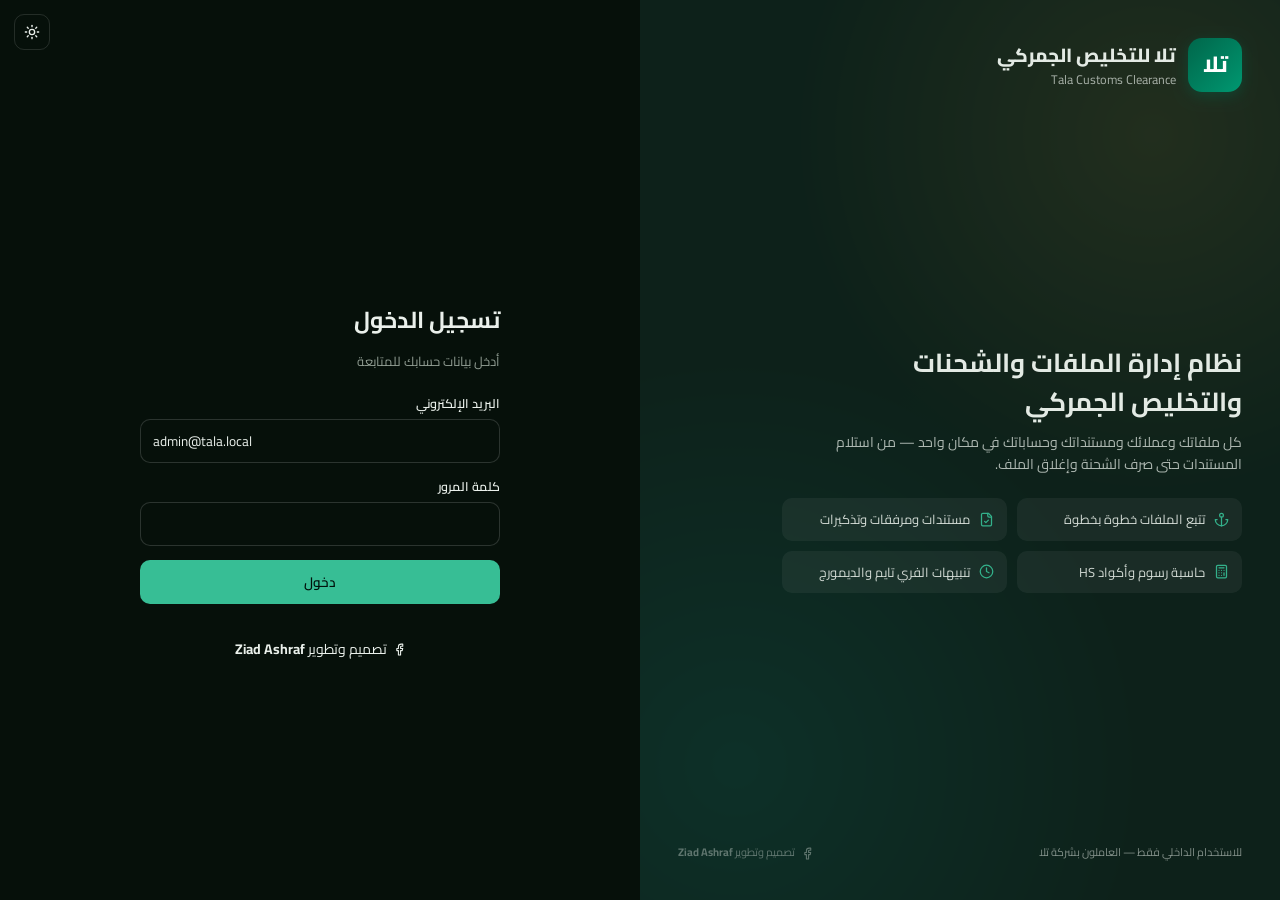
<file: index.html>
<!doctype html>
<html lang="ar" dir="rtl" data-theme="dark">
<head>
<meta charset="utf-8">
<meta name="viewport" content="width=device-width, initial-scale=1, viewport-fit=cover">
<title>تلا للتخليص الجمركي</title>
<meta name="description" content="نظام إدارة الملفات والشحنات والتخليص الجمركي — تلا">
<meta name="theme-color" content="#0d1512">
<link rel="icon" href="data:image/svg+xml,%3Csvg xmlns='http://www.w3.org/2000/svg' viewBox='0 0 64 64'%3E%3Crect width='64' height='64' rx='14' fill='%231e6f63'/%3E%3Ctext x='32' y='42' font-size='26' font-weight='bold' text-anchor='middle' fill='white' font-family='sans-serif'%3E%D8%AA%D9%84%D8%A7%3C/text%3E%3C/svg%3E">
<link rel="preconnect" href="https://fonts.googleapis.com">
<link rel="preconnect" href="https://fonts.gstatic.com" crossorigin>
<link href="https://fonts.googleapis.com/css2?family=Cairo:wght@300..900&display=swap" rel="stylesheet">
<style>
/* ============ تلا — النسخة الثابتة (HTML واحد) ============ */
:root{
  --radius:.75rem;
  --bg:oklch(.985 .005 120); --fg:oklch(.18 .02 160);
  --card:#fff; --cardFg:oklch(.18 .02 160);
  --muted:oklch(.96 .008 120); --mutedFg:oklch(.52 .02 150);
  --primary:oklch(.5 .1 168); --primaryFg:#fff;
  --accent:oklch(.95 .03 160); --border:oklch(.9 .01 150); --input:oklch(.92 .01 150);
  --danger:oklch(.577 .245 27); --dangerBg:oklch(.577 .245 27/.12);
  --shadow:0 1px 3px oklch(.18 .02 160/.08),0 4px 14px oklch(.18 .02 160/.06);
  --sb:oklch(.23 .03 168); --sbFg:oklch(.93 .01 150); --sbMuted:oklch(.93 .01 150/.55);
  --sbActive:oklch(.72 .13 168); --sbActiveFg:oklch(.14 .03 168);
  --sbBorder:oklch(.35 .03 168); --sbHover:oklch(.3 .04 168);
}
[data-theme="dark"]{
  --bg:oklch(.16 .02 160); --fg:oklch(.95 .01 150);
  --card:oklch(.21 .02 160); --cardFg:oklch(.95 .01 150);
  --muted:oklch(.27 .02 160); --mutedFg:oklch(.68 .02 150);
  --primary:oklch(.72 .13 168); --primaryFg:oklch(.16 .03 168);
  --accent:oklch(.3 .04 168); --border:oklch(1 0 0/12%); --input:oklch(1 0 0/15%);
  --danger:oklch(.704 .191 22); --dangerBg:oklch(.704 .191 22/.14);
  --shadow:0 1px 3px oklch(0 0 0/.3),0 4px 16px oklch(0 0 0/.25);
}
*{box-sizing:border-box}
[hidden]{display:none!important}
html,body{margin:0;padding:0}
body{background:var(--bg);color:var(--fg);font-family:'Cairo',system-ui,'Segoe UI',sans-serif;font-size:14px;line-height:1.6;-webkit-font-smoothing:antialiased}
button{font-family:inherit}
::-webkit-scrollbar{width:9px;height:9px}
::-webkit-scrollbar-track{background:transparent}
::-webkit-scrollbar-thumb{background:oklch(.5 .02 150/.35);border-radius:6px}
h1,h2,h3,h4{margin:0;font-weight:700}
a{color:var(--primary)}
.latin{font-variant-numeric:tabular-nums;direction:ltr;unicode-bidi:embed}

/* ---------- splash ---------- */
#splash{position:fixed;inset:0;background:oklch(.16 .02 160);display:flex;flex-direction:column;align-items:center;justify-content:center;gap:14px;z-index:999;transition:opacity .35s}
#splash.hide{opacity:0;pointer-events:none}
#splash .logo{width:64px;height:64px;border-radius:18px;background:linear-gradient(135deg,oklch(.45 .1 168),oklch(.6 .13 168));display:flex;align-items:center;justify-content:center;color:#fff;font-weight:800;font-size:26px;box-shadow:0 8px 30px oklch(.6 .13 168/.35)}
#splash .t{color:oklch(.93 .01 150);font-weight:700;font-size:17px}
#splash .s{color:oklch(.93 .01 150/.55);font-size:12.5px}
#splash .dot{width:22px;height:3px;border-radius:3px;background:oklch(.72 .13 168);animation:pulse 1.2s ease-in-out infinite}
@keyframes pulse{0%,100%{opacity:.25;transform:scaleX(.5)}50%{opacity:1;transform:scaleX(1)}}

/* ---------- login ---------- */
#loginView{min-height:100vh;display:flex;flex-direction:column}
.brand-side{display:none;background:var(--sb);color:var(--sbFg);flex-direction:column;justify-content:space-between;padding:38px;overflow:hidden;position:relative}
.brand-side .glow{position:absolute;inset:0;opacity:.1;background:radial-gradient(circle at 80% 15%,#d9a441 0%,transparent 40%),radial-gradient(circle at 15% 85%,#14b8a6 0%,transparent 45%)}
.brand-side h2{font-size:26px;line-height:1.5;max-width:430px}
.brand-side p{opacity:.75;max-width:430px}
.feat-grid{display:grid;grid-template-columns:1fr 1fr;gap:10px;max-width:460px}
.feat{display:flex;align-items:center;gap:9px;background:oklch(1 0 0/.06);border-radius:10px;padding:11px 13px;font-size:13px;opacity:.92}
.feat svg{color:oklch(.72 .13 168);flex-shrink:0}
.login-side{flex:1;display:flex;flex-direction:column}
.login-side .tools{display:flex;justify-content:flex-end;padding:14px}
.login-card{flex:1;display:flex;align-items:center;justify-content:center;padding:22px}
.login-card .box{width:100%;max-width:360px}
.login-card h1{font-size:23px;margin-bottom:4px}
.login-card .sub{color:var(--mutedFg);font-size:13px;margin-bottom:22px}
.logo-badge{background:linear-gradient(135deg,oklch(.45 .1 168),oklch(.6 .13 168));display:inline-flex;align-items:center;justify-content:center;color:#fff;font-weight:800;box-shadow:0 4px 14px oklch(.45 .1 168/.4);border-radius:14px;flex-shrink:0}
.brand-head{display:flex;align-items:center;gap:12px}
@media(min-width:1024px){#loginView{flex-direction:row}.brand-side{display:flex;width:50%}#loginMobileHead{display:none!important}}

/* ---------- shell ---------- */
#shell{display:flex;min-height:100vh}
#sidebar{position:fixed;inset-block:0;inset-inline-start:0;z-index:50;width:256px;background:var(--sb);color:var(--sbFg);display:flex;flex-direction:column;transform:translateX(100%);transition:transform .25s;border-inline-end:1px solid var(--sbBorder)}
#sidebar.open{transform:translateX(0);box-shadow:0 10px 40px oklch(0 0 0/.5)}
@media(min-width:1024px){#sidebar{position:static;transform:none!important;box-shadow:none!important}}
.sb-head{display:flex;align-items:center;gap:11px;padding:15px 18px;border-bottom:1px solid var(--sbBorder)}
.sb-head .name{font-weight:700;font-size:13.5px;line-height:1.35}
.sb-head .tag{font-size:11px;color:var(--sbMuted)}
#sbNav{flex:1;overflow-y:auto;padding:12px 10px;display:flex;flex-direction:column;gap:3px}
.nav-btn{display:flex;align-items:center;gap:11px;width:100%;border:0;background:transparent;color:var(--sbFg);opacity:.82;border-radius:10px;padding:10px 12px;font-size:13.5px;font-weight:500;cursor:pointer;text-align:start;transition:.15s}
.nav-btn:hover{background:var(--sbHover);opacity:1}
.nav-btn.active{background:var(--sbActive);color:var(--sbActiveFg);opacity:1;font-weight:700;box-shadow:0 2px 8px oklch(.45 .1 168/.35)}
.nav-btn svg{flex-shrink:0}
.nav-badge{margin-inline-start:auto;background:#ef4444;color:#fff;font-size:10px;font-weight:700;border-radius:99px;padding:1px 7px}
.sb-foot{border-top:1px solid var(--sbBorder);padding:12px 16px;font-size:11px;color:var(--sbMuted);display:flex;flex-direction:column;gap:8px}
#overlay{position:fixed;inset:0;background:oklch(0 0 0/.55);z-index:40;display:none}
#overlay.show{display:block}
@media(min-width:1024px){#overlay.show{display:none}}
#main{flex:1;min-width:0;display:flex;flex-direction:column}
#topbar{display:flex;align-items:center;gap:10px;padding:10px 16px;background:var(--card);border-bottom:1px solid var(--border);position:sticky;top:0;z-index:30}
#topbar .title{font-weight:700;font-size:15px;flex:1}
.icon-btn{display:inline-flex;align-items:center;justify-content:center;width:36px;height:36px;border-radius:10px;border:1px solid var(--border);background:transparent;color:var(--fg);cursor:pointer;position:relative}
.icon-btn:hover{background:var(--accent)}
.icon-btn .dot{position:absolute;top:6px;inset-inline-end:6px;width:8px;height:8px;border-radius:99px;background:#ef4444;border:2px solid var(--card)}
#view{flex:1;padding:16px;max-width:1280px;width:100%;margin:0 auto}
.foot-credit{padding:14px;text-align:center;font-size:11.5px;color:var(--mutedFg);border-top:1px solid var(--border)}
.credit{display:inline-flex;align-items:center;gap:6px;text-decoration:none;color:inherit}
.credit:hover{color:var(--primary)}
@media(min-width:1024px){#view{padding:24px}}

/* ---------- components ---------- */
.card{background:var(--card);border:1px solid var(--border);border-radius:var(--radius);box-shadow:var(--shadow)}
.pad{padding:16px}
.page-head{display:flex;align-items:center;gap:10px;margin-bottom:14px;flex-wrap:wrap}
.page-head h2{font-size:18px;flex:1}
.btn{display:inline-flex;align-items:center;justify-content:center;gap:7px;border:1px solid var(--border);background:var(--card);color:var(--fg);border-radius:10px;padding:8px 14px;font-size:13.5px;font-weight:600;cursor:pointer;transition:.15s;text-decoration:none}
.btn:hover{background:var(--accent)}
.btn.primary{background:var(--primary);color:var(--primaryFg);border-color:transparent}
.btn.primary:hover{filter:brightness(1.08)}
.btn.danger{background:var(--dangerBg);color:var(--danger);border-color:transparent}
.btn.sm{padding:5px 10px;font-size:12.5px;border-radius:8px}
.btn.icon{padding:6px;width:30px;height:30px}
.btn:disabled{opacity:.55;cursor:not-allowed}
label.f{display:block;font-size:12.5px;font-weight:600;margin:0 0 5px}
.inp,.sel,.ta{width:100%;background:var(--bg);border:1px solid var(--input);border-radius:10px;padding:8px 12px;font-size:13.5px;color:var(--fg);font-family:inherit;outline:none}
.inp:focus,.sel:focus,.ta:focus{border-color:var(--primary);box-shadow:0 0 0 3px oklch(.72 .13 168/.18)}
.ta{min-height:90px;resize:vertical}
.fgrid{display:grid;grid-template-columns:1fr;gap:12px}
@media(min-width:640px){.fgrid.c2{grid-template-columns:1fr 1fr}.fgrid.c3{grid-template-columns:1fr 1fr 1fr}.fgrid.c4{grid-template-columns:repeat(4,1fr)}}
.form-sec{font-size:12px;font-weight:800;color:var(--mutedFg);margin:14px 0 8px;display:flex;align-items:center;gap:8px}
.form-sec::after{content:'';flex:1;height:1px;background:var(--border)}
.tbl-wrap{overflow-x:auto;border:1px solid var(--border);border-radius:var(--radius);background:var(--card)}
table{width:100%;border-collapse:collapse;font-size:13px;white-space:nowrap}
th{background:var(--muted);padding:9px 12px;text-align:start;font-size:12px;color:var(--mutedFg);font-weight:700}
td{padding:9px 12px;border-top:1px solid var(--border)}
tr:hover td{background:var(--accent)}
.badge{display:inline-flex;align-items:center;gap:5px;border-radius:99px;padding:2.5px 10px;font-size:11.5px;font-weight:700}
.badge.soft{background:var(--muted);color:var(--mutedFg)}
.empty{display:flex;flex-direction:column;align-items:center;gap:10px;padding:44px 16px;text-align:center;color:var(--mutedFg)}
.empty svg{opacity:.4}
.empty b{color:var(--fg);font-size:15px}
.stat-grid{display:grid;grid-template-columns:repeat(2,1fr);gap:12px;margin-bottom:16px}
@media(min-width:900px){.stat-grid{grid-template-columns:repeat(4,1fr)}}
.stat{padding:15px 16px;display:flex;flex-direction:column;gap:4px;position:relative;overflow:hidden}
.stat .lbl{font-size:12px;color:var(--mutedFg);font-weight:600}
.stat .val{font-size:24px;font-weight:800;line-height:1.2}
.stat .ic{position:absolute;inset-inline-end:12px;top:12px;width:34px;height:34px;border-radius:10px;display:flex;align-items:center;justify-content:center;background:var(--accent);color:var(--primary)}
.grid2{display:grid;grid-template-columns:1fr;gap:14px}
@media(min-width:1024px){.grid2{grid-template-columns:1.4fr 1fr}}
.sec-title{font-size:14px;font-weight:800;margin-bottom:10px;display:flex;align-items:center;gap:8px}
.tool-box{border:1px solid var(--border);border-radius:12px;padding:14px;background:var(--muted)}
.tb-title{font-weight:700;font-size:14px;display:flex;gap:8px;align-items:center}
.tb-title svg{color:var(--primary)}
.tb-sub{font-size:12px;color:var(--mutedFg);margin:6px 0 10px;line-height:1.8}
.list-row{display:flex;align-items:center;gap:10px;padding:9px 4px;border-bottom:1px solid var(--border);font-size:13px}
.list-row:last-child{border-bottom:0}
.list-row .grow{flex:1;min-width:0}
.row-actions{display:flex;gap:5px;align-items:center}
.chip{display:inline-flex;align-items:center;border-radius:8px;background:var(--accent);color:var(--fg);padding:3px 9px;font-size:11.5px;font-weight:600;cursor:pointer;border:1px dashed var(--border)}
.filters{display:flex;gap:8px;flex-wrap:wrap;margin-bottom:12px}
.filters .inp,.filters .sel{width:auto;min-width:150px;flex:1}
.filters .inp.grow{flex:2}
.tabs{display:flex;gap:6px;margin-bottom:14px;flex-wrap:wrap}
.tab{border:1px solid var(--border);background:var(--card);color:var(--mutedFg);border-radius:99px;padding:6px 15px;font-size:13px;font-weight:600;cursor:pointer}
.tab.active{background:var(--primary);color:var(--primaryFg);border-color:transparent}

/* modal / toast */
.modal-back{position:fixed;inset:0;background:oklch(0 0 0/.6);z-index:80;display:flex;align-items:center;justify-content:center;padding:14px;animation:fadein .18s}
@keyframes fadein{from{opacity:0}to{opacity:1}}
.modal{background:var(--card);border:1px solid var(--border);border-radius:16px;width:100%;max-width:480px;max-height:92vh;overflow-y:auto;padding:18px;animation:pop .2s}
.modal.wide{max-width:760px}
@keyframes pop{from{opacity:0;transform:scale(.96) translateY(8px)}to{opacity:1;transform:none}}
.modal h3{font-size:16px;margin-bottom:2px}
.modal .msub{font-size:12.5px;color:var(--mutedFg);margin-bottom:14px}
.modal-foot{display:flex;gap:8px;justify-content:flex-start;margin-top:18px}
#toasts{position:fixed;bottom:14px;inset-inline:14px;z-index:120;display:flex;flex-direction:column;gap:8px;align-items:center;pointer-events:none}
.toast{background:var(--card);border:1px solid var(--border);border-radius:12px;padding:10px 16px;font-size:13px;font-weight:600;box-shadow:0 8px 30px oklch(0 0 0/.35);animation:pop .2s;max-width:420px}
.toast.ok{border-color:oklch(.72 .13 168/.6);color:var(--primary)}
.toast.err{border-color:var(--danger);color:var(--danger)}

/* dashboard extras + charts */
.bars{display:flex;align-items:flex-end;gap:10px;height:150px;padding:8px 4px 0}
.bars .b{flex:1;display:flex;flex-direction:column;align-items:center;gap:5px;height:100%;justify-content:flex-end}
.bars .bar{width:70%;max-width:46px;border-radius:7px 7px 3px 3px;background:var(--primary);min-height:3px}
.bars .bv{font-size:11px;font-weight:700}
.bars .bl{font-size:10.5px;color:var(--mutedFg);text-align:center;line-height:1.3}
.timeline{position:relative;padding-inline-start:20px}
.timeline::before{content:'';position:absolute;inset-inline-start:6px;top:6px;bottom:6px;width:2px;background:var(--border)}
.tl-item{position:relative;padding:6px 0}
.tl-item::before{content:'';position:absolute;inset-inline-start:-19px;top:13px;width:11px;height:11px;border-radius:99px;background:var(--primary);border:2.5px solid var(--card)}
.steps{display:flex;flex-wrap:wrap;gap:5px}
.step-dot{width:9px;height:9px;border-radius:99px;background:var(--border)}
.step-dot.on{background:var(--primary)}
.alert-row{display:flex;align-items:center;gap:9px;padding:8px 4px;border-bottom:1px solid var(--border);font-size:12.5px}
.alert-row:last-child{border-bottom:0}
.alert-row svg{flex-shrink:0}
.alert-row.warn svg{color:#f59e0b}.alert-row.bad svg{color:var(--danger)}.alert-row.good svg{color:#10b981}

/* print */
#printArea{display:none}
@media print{
  body>*:not(#printArea){display:none!important}
  #printArea{display:block!important;direction:rtl;font-family:'Cairo',sans-serif;color:#000;background:#fff}
  #printArea table{white-space:normal}
  #printArea th,#printArea td{border:1px solid #999;padding:6px 10px;font-size:12px}
  #printArea .ph{display:flex;justify-content:space-between;align-items:flex-start;border-bottom:2.5px solid #1e6f63;padding-bottom:12px;margin-bottom:14px}
  #printArea .totals td{font-weight:700}
}
.doc-grid{display:grid;grid-template-columns:1fr;gap:10px}
@media(min-width:640px){.doc-grid{grid-template-columns:1fr 1fr}}
@media(min-width:1024px){.doc-grid{grid-template-columns:repeat(3,1fr)}}
.ie-wrap{display:grid;grid-template-columns:1fr;gap:12px}
@media(min-width:1024px){.ie-wrap{grid-template-columns:1fr 320px}}
#ieCanvas{max-width:100%;border:1px solid var(--border);border-radius:12px;background:repeating-conic-gradient(var(--muted) 0 25%,transparent 0 50%) 0 0/20px 20px;display:block;margin:0 auto}
.switch{position:relative;width:42px;height:24px;border-radius:99px;background:var(--muted);border:1px solid var(--border);cursor:pointer;transition:.2s;flex-shrink:0}
.switch.on{background:var(--primary);border-color:transparent}
.switch::after{content:'';position:absolute;top:2.5px;inset-inline-start:3px;width:17px;height:17px;border-radius:99px;background:#fff;transition:.2s}
.switch.on::after{transform:translateX(-17px)}
.set-row{display:flex;align-items:center;gap:12px;padding:11px 0;border-bottom:1px solid var(--border);font-size:13.5px}
.set-row:last-child{border-bottom:0}
.set-row .grow{flex:1}
.set-row .hint{font-size:11.5px;color:var(--mutedFg)}
.kanban{display:grid;grid-template-columns:1fr;gap:12px}
@media(min-width:900px){.kanban{grid-template-columns:repeat(4,1fr)}}
.kb-col{background:var(--muted);border-radius:12px;padding:10px;display:flex;flex-direction:column;gap:8px;min-height:120px}
.kb-col h4{font-size:12.5px;color:var(--mutedFg);display:flex;justify-content:space-between;align-items:center}
.kb-card{background:var(--card);border:1px solid var(--border);border-radius:10px;padding:10px;font-size:12.5px}
.calc-out{display:grid;grid-template-columns:1fr 1fr;gap:8px;margin-top:12px}
.calc-row{display:flex;justify-content:space-between;background:var(--muted);border-radius:9px;padding:7px 11px;font-size:12.5px}
.calc-row b{font-weight:800}
.calc-row.total{grid-column:1/-1;background:oklch(.72 .13 168/.15);color:var(--primary);font-size:14px}
</style>
</head>
<body>
<div id="splash">
  <div class="logo">تلا</div>
  <div class="t">تلا للتخليص الجمركي</div>
  <div class="s">نظام إدارة الملفات والشحنات</div>
  <div class="dot"></div>
</div>

<div id="loginView" hidden>
  <div class="brand-side">
    <div class="glow"></div>
    <div class="brand-head" style="position:relative">
      <div class="logo-badge" style="width:54px;height:54px;font-size:22px">تلا</div>
      <div>
        <div style="font-size:19px;font-weight:800">تلا للتخليص الجمركي</div>
        <div style="font-size:12.5px;opacity:.7">Tala Customs Clearance</div>
      </div>
    </div>
    <div style="position:relative">
      <h2>نظام إدارة الملفات والشحنات والتخليص الجمركي</h2>
      <p style="margin-top:10px">كل ملفاتك وعملائك ومستنداتك وحساباتك في مكان واحد — من استلام المستندات حتى صرف الشحنة وإغلاق الملف.</p>
      <div class="feat-grid" style="margin-top:22px" id="featGrid"></div>
    </div>
    <div style="position:relative;font-size:11px;opacity:.55;display:flex;justify-content:space-between;gap:12px;flex-wrap:wrap">
      <span>للاستخدام الداخلي فقط — العاملون بشركة تلا</span>
      <a class="credit" style="color:oklch(.93 .01 150/.7)" href="https://www.facebook.com/share/1FnyEUATFg/" target="_blank" rel="noopener" data-credit></a>
    </div>
  </div>
  <div class="login-side">
    <div class="tools">
      <button class="icon-btn" id="loginThemeBtn" title="تبديل المظهر"></button>
    </div>
    <div class="lg:hidden" style="display:flex;align-items:center;gap:12px;padding:0 24px" id="loginMobileHead"></div>
    <div class="login-card">
      <div class="box">
        <h1>تسجيل الدخول</h1>
        <p class="sub">أدخل بيانات حسابك للمتابعة</p>
        <form id="loginForm" style="display:flex;flex-direction:column;gap:14px">
          <div>
            <label class="f" for="lgEmail">البريد الإلكتروني</label>
            <input class="inp latin" id="lgEmail" type="email" autocomplete="username" required>
          </div>
          <div>
            <label class="f" for="lgPass">كلمة المرور</label>
            <input class="inp latin" id="lgPass" type="password" autocomplete="current-password" required>
          </div>
          <button class="btn primary" type="submit" style="width:100%">دخول</button>
        </form>
        <div style="margin-top:34px;text-align:center">
          <a class="credit" href="https://www.facebook.com/share/1FnyEUATFg/" target="_blank" rel="noopener" data-credit></a>
        </div>
      </div>
    </div>
  </div>
</div>

<div id="shell" hidden>
  <aside id="sidebar">
    <div class="sb-head">
      <div class="logo-badge" style="width:40px;height:40px;font-size:17px">تلا</div>
      <div style="flex:1;min-width:0">
        <div class="name" id="sbCompanyName">تلا للتخليص</div>
        <div class="tag">نظام إدارة الملفات الجمركية</div>
      </div>
      <button class="icon-btn" id="sbClose" style="border-color:var(--sbBorder);color:var(--sbFg);display:none"></button>
    </div>
    <nav id="sbNav"></nav>
    <div class="sb-foot">
      <a class="credit" href="https://www.facebook.com/share/1FnyEUATFg/" target="_blank" rel="noopener" data-credit></a>
      <button class="btn sm" id="logoutBtn" style="background:transparent;color:var(--sbFg);border-color:var(--sbBorder);width:100%">
        <span data-icon="logout"></span> تسجيل الخروج
      </button>
    </div>
  </aside>
  <div id="overlay"></div>
  <div id="main">
    <header id="topbar">
      <button class="icon-btn" id="menuBtn" title="القائمة"></button>
      <div class="title" id="pageTitle">لوحة التحكم</div>
      <button class="icon-btn" id="bellBtn" title="التنبيهات"><span class="dot" id="bellDot" hidden></span></button>
      <button class="icon-btn" id="themeBtn" title="تبديل المظهر"></button>
    </header>
    <div id="view"></div>
    <footer class="foot-credit">
      <a class="credit" href="https://www.facebook.com/share/1FnyEUATFg/" target="_blank" rel="noopener" data-credit></a>
    </footer>
  </div>
</div>

<div id="modalRoot"></div>
<div id="toasts"></div>
<div id="printArea"></div>
<noscript><div style="padding:30px;text-align:center">هذا النظام يحتاج تشغيل JavaScript في المتصفح.</div></noscript>

<script>
'use strict';
/* ============================================================
   تلا — النسخة الثابتة | كل البيانات تُحفظ داخل متصفح الجهاز
   ============================================================ */

/* ---------- الأيقونات (SVG) ---------- */
const ICONS = {
  dashboard:'<rect x="3" y="3" width="7" height="9" rx="1"/><rect x="14" y="3" width="7" height="5" rx="1"/><rect x="14" y="12" width="7" height="9" rx="1"/><rect x="3" y="16" width="7" height="5" rx="1"/>',
  package:'<path d="m7.5 4.27 9 5.15"/><path d="M21 8a2 2 0 0 0-1-1.73l-7-4a2 2 0 0 0-2 0l-7 4A2 2 0 0 0 3 8v8a2 2 0 0 0 1 1.73l7 4a2 2 0 0 0 2 0l7-4A2 2 0 0 0 21 16Z"/><path d="m3.3 7 8.7 5 8.7-5"/><path d="M12 22V12"/>',
  users:'<path d="M16 21v-2a4 4 0 0 0-4-4H6a4 4 0 0 0-4 4v2"/><circle cx="9" cy="7" r="4"/><path d="M22 21v-2a4 4 0 0 0-3-3.87"/><path d="M16 3.13a4 4 0 0 1 0 7.75"/>',
  folder:'<path d="m6 14 1.5-2.9A2 2 0 0 1 9.24 10H20a2 2 0 0 1 1.94 2.5l-1.55 6a2 2 0 0 1-1.94 1.5H4a2 2 0 0 1-2-2V5a2 2 0 0 1 2-2h3.9a2 2 0 0 1 1.69.9l.81 1.2a2 2 0 0 0 1.67.9H18a2 2 0 0 1 2 2v2"/>',
  pen:'<path d="m12 19 7-7 3 3-7 7-3-3z"/><path d="m18 13-1.5-7.5L2 2l3.5 14.5L13 18l5-5z"/><path d="m2 2 7.586 7.586"/><circle cx="11" cy="11" r="2"/>',
  calculator:'<rect x="4" y="2" width="16" height="20" rx="2"/><line x1="8" x2="16" y1="6" y2="6"/><line x1="16" y1="14" x2="16" y2="18"/><path d="M16 10h.01"/><path d="M12 10h.01"/><path d="M8 10h.01"/><path d="M12 14h.01"/><path d="M8 14h.01"/><path d="M12 18h.01"/><path d="M8 18h.01"/>',
  receipt:'<path d="M4 2v20l2-1 2 1 2-1 2 1 2-1 2 1 2-1 2 1V2l-2 1-2-1-2 1-2-1-2 1-2-1-2 1Z"/><path d="M16 8h-6a2 2 0 1 0 0 4h4a2 2 0 1 1 0 4H8"/><path d="M12 17.5v-11"/>',
  tasks:'<rect x="3" y="5" width="6" height="6" rx="1"/><path d="m3 17 2 2 4-4"/><path d="M13 6h8"/><path d="M13 12h8"/><path d="M13 18h8"/>',
  chart:'<path d="M3 3v18h18"/><path d="M18 17V9"/><path d="M13 17V5"/><path d="M8 17v-3"/>',
  file:'<path d="M15 2H6a2 2 0 0 0-2 2v16a2 2 0 0 0 2 2h12a2 2 0 0 0 2-2V7Z"/><path d="M14 2v4a2 2 0 0 0 2 2h4"/><path d="M10 9H8"/><path d="M16 13H8"/><path d="M16 17H8"/>',
  settings:'<path d="M12.22 2h-.44a2 2 0 0 0-2 2v.18a2 2 0 0 1-1 1.73l-.43.25a2 2 0 0 1-2 0l-.15-.08a2 2 0 0 0-2.73.73l-.22.38a2 2 0 0 0 .73 2.73l.15.1a2 2 0 0 1 1 1.72v.51a2 2 0 0 1-1 1.74l-.15.09a2 2 0 0 0-.73 2.73l.22.38a2 2 0 0 0 2.73.73l.15-.08a2 2 0 0 1 2 0l.43.25a2 2 0 0 1 1 1.73V20a2 2 0 0 0 2 2h.44a2 2 0 0 0 2-2v-.18a2 2 0 0 1 1-1.73l.43-.25a2 2 0 0 1 2 0l.15.08a2 2 0 0 0 2.73-.73l.21-.38a2 2 0 0 0-.73-2.73l-.15-.08a2 2 0 0 1-1-1.74v-.5a2 2 0 0 1 1-1.74l.15-.09a2 2 0 0 0 .73-2.73l-.21-.38a2 2 0 0 0-2.73-.73l-.15.08a2 2 0 0 1-2 0l-.43-.25a2 2 0 0 1-1-1.73V4a2 2 0 0 0-2-2z"/><circle cx="12" cy="12" r="3"/>',
  menu:'<line x1="4" x2="20" y1="6" y2="6"/><line x1="4" x2="20" y1="12" y2="12"/><line x1="4" x2="20" y1="18" y2="18"/>',
  x:'<path d="M18 6 6 18"/><path d="m6 6 12 12"/>',
  sun:'<circle cx="12" cy="12" r="4"/><path d="M12 2v2"/><path d="M12 20v2"/><path d="m4.93 4.93 1.41 1.41"/><path d="m17.66 17.66 1.41 1.41"/><path d="M2 12h2"/><path d="M20 12h2"/><path d="m6.34 17.66-1.41 1.41"/><path d="m19.07 4.93-1.41 1.41"/>',
  moon:'<path d="M12 3a6 6 0 0 0 9 9 9 9 0 1 1-9-9Z"/>',
  search:'<circle cx="11" cy="11" r="8"/><path d="m21 21-4.3-4.3"/>',
  plus:'<path d="M5 12h14"/><path d="M12 5v14"/>',
  pencil:'<path d="M17 3a2.85 2.83 0 1 1 4 4L7.5 20.5 2 22l1.5-5.5Z"/><path d="m15 5 4 4"/>',
  trash:'<path d="M3 6h18"/><path d="M19 6v14a2 2 0 0 1-2 2H7a2 2 0 0 1-2-2V6"/><path d="M8 6V4a2 2 0 0 1 2-2h4a2 2 0 0 1 2 2v2"/><line x1="10" x2="10" y1="11" y2="17"/><line x1="14" x2="14" y1="11" y2="17"/>',
  download:'<path d="M21 15v4a2 2 0 0 1-2 2H5a2 2 0 0 1-2-2v-4"/><polyline points="7 10 12 15 17 10"/><line x1="12" x2="12" y1="15" y2="3"/>',
  upload:'<path d="M21 15v4a2 2 0 0 1-2 2H5a2 2 0 0 1-2-2v-4"/><polyline points="17 8 12 3 7 8"/><line x1="12" x2="12" y1="3" y2="15"/>',
  printer:'<polyline points="6 9 6 2 18 2 18 9"/><path d="M6 18H4a2 2 0 0 1-2-2v-5a2 2 0 0 1 2-2h16a2 2 0 0 1 2 2v5a2 2 0 0 1-2 2h-2"/><rect x="6" y="14" width="12" height="8" rx="1"/>',
  copy:'<rect x="8" y="8" width="14" height="14" rx="2"/><path d="M4 16c-1.1 0-2-.9-2-2V4c0-1.1.9-2 2-2h10c1.1 0 2 .9 2 2"/>',
  check:'<path d="M20 6 9 17l-5-5"/>',
  bell:'<path d="M6 8a6 6 0 0 1 12 0c0 7 3 9 3 9H3s3-2 3-9"/><path d="M10.3 21a1.94 1.94 0 0 0 3.4 0"/>',
  facebook:'<path d="M18 2h-3a5 5 0 0 0-5 5v3H7v4h3v8h4v-8h3l1-4h-4V7a1 1 0 0 1 1-1h3z"/>',
  anchor:'<circle cx="12" cy="5" r="3"/><line x1="12" x2="12" y1="22" y2="8"/><path d="M5 12H2a10 10 0 0 0 20 0h-3"/>',
  fileCheck:'<path d="M15 2H6a2 2 0 0 0-2 2v16a2 2 0 0 0 2 2h12a2 2 0 0 0 2-2V7Z"/><path d="M14 2v4a2 2 0 0 0 2 2h4"/><path d="m9 15 2 2 4-4"/>',
  clock:'<circle cx="12" cy="12" r="10"/><polyline points="12 6 12 12 16 14"/>',
  alert:'<path d="m21.73 18-8-14a2 2 0 0 0-3.48 0l-8 14A2 2 0 0 0 4 21h16a2 2 0 0 0 1.73-3Z"/><path d="M12 9v4"/><path d="M12 17h.01"/>',
  inbox:'<polyline points="22 12 16 12 14 15 10 15 8 12 2 12"/><path d="M5.45 5.11 2 12v6a2 2 0 0 0 2 2h16a2 2 0 0 0 2-2v-6l-3.45-6.89A2 2 0 0 0 16.76 4H7.24a2 2 0 0 0-1.79 1.11z"/>',
  logout:'<path d="M9 21H5a2 2 0 0 1-2-2V5a2 2 0 0 1 2-2h4"/><polyline points="16 17 21 12 16 7"/><line x1="21" x2="9" y1="12" y2="12"/>',
  calendar:'<rect x="3" y="4" width="18" height="18" rx="2"/><line x1="16" x2="16" y1="2" y2="6"/><line x1="8" x2="8" y1="2" y2="6"/><line x1="3" x2="21" y1="10" y2="10"/>',
  eye:'<path d="M2 12s3-7 10-7 10 7 10 7-3 7-10 7-10-7-10-7Z"/><circle cx="12" cy="12" r="3"/>',
  wallet:'<path d="M19 7V5a2 2 0 0 0-2-2H5a2 2 0 0 0-2 2v14a2 2 0 0 0 2 2h12a2 2 0 0 0 2-2v-2"/><rect x="13" y="9" width="8" height="6" rx="1"/>',
  send:'<path d="m22 2-7 20-4-9-9-4Z"/><path d="M22 2 11 13"/>',
  star:'<path d="M11.5 3.6a.5.5 0 0 1 1 0l2.1 5.3 5.7.4a.5.5 0 0 1 .3.9l-4.5 3.8 1.4 5.5a.5.5 0 0 1-.8.5L12 16.7l-4.7 3.3a.5.5 0 0 1-.8-.5l1.4-5.5-4.5-3.8a.5.5 0 0 1 .3-.9l5.7-.4z"/>',
  image:'<rect x="3" y="3" width="18" height="18" rx="2"/><circle cx="9" cy="9" r="2"/><path d="m21 15-3.1-3.1a2 2 0 0 0-2.8 0L6 21"/>',
  minimize:'<polyline points="4 14 10 14 10 20"/><polyline points="20 10 14 10 14 4"/><line x1="14" x2="21" y1="10" y2="3"/><line x1="3" x2="10" y1="21" y2="14"/>'
};
function ic(name, size, cls){
  return '<svg '+(cls?('class="'+cls+'" '):'')+'width="'+(size||16)+'" height="'+(size||16)+'" viewBox="0 0 24 24" fill="none" stroke="currentColor" stroke-width="2" stroke-linecap="round" stroke-linejoin="round">'+(ICONS[name]||'')+'</svg>';
}

/* ---------- ثوابت المجال (مطابقة للنظام الكامل) ---------- */
const WORKFLOW_STEPS=[
  {key:'RECEIVED_DOCS',ar:'استلام المستندات',c:'#64748b'},
  {key:'ACI_REGISTERED',ar:'تسجيل ACI',c:'#8b5cf6'},
  {key:'ARRIVED',ar:'وصول الشحنة',c:'#0ea5e9'},
  {key:'DECLARATION_SUBMITTED',ar:'تحرير البيان الجمركي',c:'#06b6d4'},
  {key:'INSPECTION',ar:'الفحص والمعاينة',c:'#f59e0b'},
  {key:'DUTIES_PAID',ar:'سداد الرسوم',c:'#84cc16'},
  {key:'RELEASE',ar:'صرف الشحنة',c:'#10b981'},
  {key:'DELIVERED',ar:'تم التسليم',c:'#14b8a6'},
  {key:'CLOSED',ar:'إغلاق الملف',c:'#71717a'}
];
const SHIPMENT_TYPES={IMPORT:'استيراد',EXPORT:'تصدير',TRANSIT:'عبور',TEMP_ADM:'امتياز مؤقت'};
const SHIPMENT_STATUS={ACTIVE:'نشطة',CLOSED:'مغلقة',CANCELLED:'ملغاة'};
const SHIPMENT_STATUS_C={ACTIVE:'#10b981',CLOSED:'#71717a',CANCELLED:'#ef4444'};
const PRIORITY={LOW:'منخفضة',NORMAL:'عادية',HIGH:'مرتفعة',URGENT:'عاجلة'};
const PRIORITY_C={LOW:'#71717a',NORMAL:'#0ea5e9',HIGH:'#f59e0b',URGENT:'#ef4444'};
const CONTAINER_SIZES=['20FT','40FT','40HC','45HC','LCL'];
const INCOTERMS=['EXW','FOB','CFR','CIF','CIP','DAP','DDP'];
const CURRENCIES=['EGP','USD','EUR','GBP','SAR','AED','KWD','CNY','TRY','JPY'];
const PAYMENT_METHODS={CASH:'نقدي',CHEQUE:'شيك',BANK_TRANSFER:'حوالة بنكية',VODAFONE_CASH:'محفظة إلكترونية'};
const DOC_TYPES=[
  {key:'commercial_invoice',ar:'الفاتورة التجارية'},{key:'packing_list',ar:'قائمة التعبئة'},
  {key:'bl',ar:'بوليصة الشحن'},{key:'awb',ar:'بوليصة الطيران'},{key:'cert_origin',ar:'شهادة المنشأ'},
  {key:'delivery_order',ar:'أمر التسليم'},{key:'declaration',ar:'البيان الجمركي'},{key:'aci_number',ar:'تسجيل ACI'},
  {key:'cert_conformity',ar:'شهادة المطابقة'},{key:'insurance_cert',ar:'شهادة التأمين'},{key:'import_card',ar:'بطاقة الاستيراد'},
  {key:'poa',ar:'الوكالة الجمركية'},{key:'receipt',ar:'إيصال سداد'},{key:'booking_confirm',ar:'تأكيد الحجز'},
  {key:'export_declaration',ar:'بيان التصدير'},{key:'transit_declaration',ar:'بيان العبور'},{key:'temp_adm_approval',ar:'موافقة الامتياز المؤقت'},
  {key:'other',ar:'أخرى'}
];
const DOC_TYPE_MAP=Object.fromEntries(DOC_TYPES.map(d=>[d.key,d.ar]));
const DEFAULT_CHECKLIST={
  IMPORT:['commercial_invoice','packing_list','bl','cert_origin','aci_number','delivery_order','import_card','poa','insurance_cert','cert_conformity'],
  EXPORT:['commercial_invoice','packing_list','booking_confirm','cert_origin','export_declaration','poa'],
  TRANSIT:['commercial_invoice','packing_list','bl','transit_declaration','poa'],
  TEMP_ADM:['commercial_invoice','packing_list','bl','temp_adm_approval','poa','insurance_cert']
};
const DEFAULT_PORTS=['ميناء الإسكندرية','ميناء دمياط','ميناء بورسعيد البحري','ميناء بورسعيد الشرقي','ميناء السخنة (العين السخنة)','مطار القاهرة الدولي','مطار برج العرب','مطار سفينكس','ميناء نويبع','ميناء سفاجا','الجمرك الداخلي - 6 أكتوبر','الجمرك الداخلي - العاصمة الإدارية'];
const DEFAULT_FEES=['أتعاب تخليص','أرضيات الميناء','مصاريف نقل داخلي','ديمورج انتظار حاويات','رسوم التحالف','رسوم الفحص والمعاينة','نوليون وأداء','رسوم بيانية','تأمين شحنة','صور ومصادقات'];
const TEMPLATE_TYPES={LETTER:'خطاب رسمي',POA:'وكالة جمركية',DELIVERY_ORDER:'أمر تسليم',EMAIL:'إيميل',WHATSAPP:'رسالة واتساب'};
const TEMPLATE_VARIABLES=['{client_name}','{file_no}','{vessel}','{bl_number}','{port}','{tax_id}','{import_card}','{containers}','{missing_docs}','{date}','{time}'];
const QUO_STATUS={DRAFT:'مسودة',SENT:'مُرسل',APPROVED:'مقبول',REJECTED:'مرفوض'};
const QUO_STATUS_C={DRAFT:'#71717a',SENT:'#0ea5e9',APPROVED:'#10b981',REJECTED:'#ef4444'};
const INV_STATUS={UNPAID:'غير مدفوعة',PARTIAL:'مدفوعة جزئياً',PAID:'مدفوعة',CANCELLED:'ملغاة'};
const INV_STATUS_C={UNPAID:'#ef4444',PARTIAL:'#f59e0b',PAID:'#10b981',CANCELLED:'#71717a'};
const TASK_STATUS={TODO:'جديدة',IN_PROGRESS:'قيد التنفيذ',DONE:'مكتملة',CANCELLED:'ملغاة'};
const TASK_STATUS_C={TODO:'#0ea5e9',IN_PROGRESS:'#f59e0b',DONE:'#10b981',CANCELLED:'#71717a'};
const OWNER_URL='https://www.facebook.com/share/1FnyEUATFg/';

/* ---------- أدوات عامة ---------- */
const $=s=>document.querySelector(s);
const $$=s=>Array.from(document.querySelectorAll(s));
const uid=()=>'id'+Date.now().toString(36)+Math.random().toString(36).slice(2,8);
const esc=s=>String(s??'').replace(/[&<>"']/g,c=>({'&':'&amp;','<':'&lt;','>':'&gt;','"':'&quot;',"'":'&#39;'}[c]));
const num=v=>{const n=parseFloat(v);return isNaN(n)?0:n};
const fmtN=n=>new Intl.NumberFormat('en-US',{maximumFractionDigits:2}).format(num(n));
const fmtMoney=(n,cur)=>fmtN(n)+(cur&&cur!=='EGP'?' '+cur:' ج.م');
const today=()=>new Date().toISOString().slice(0,10);
const fmtDate=d=>{if(!d)return '—';try{return new Date(d).toLocaleDateString('ar-EG-u-nu-latn',{year:'numeric',month:'short',day:'numeric'})}catch{return d}};
const fmtDT=d=>{if(!d)return '—';try{return new Date(d).toLocaleDateString('ar-EG-u-nu-latn',{year:'numeric',month:'short',day:'numeric'})+' — '+new Date(d).toLocaleTimeString('ar-EG-u-nu-latn',{hour:'2-digit',minute:'2-digit'})}catch{return d}};
const daysTo=d=>{if(!d)return null;const t=new Date(d+'T00:00:00').getTime();return Math.ceil((t-Date.now())/86400000)};
const badge=(txt,color)=>'<span class="badge" style="background:'+color+'22;color:'+color+'">'+esc(txt)+'</span>';
function toast(msg,type){const t=document.createElement('div');t.className='toast '+(type||'ok');t.textContent=msg;$('#toasts').appendChild(t);setTimeout(()=>{t.style.opacity='0';t.style.transition='opacity .3s';setTimeout(()=>t.remove(),320)},2800)}
function download(name,content,mime){
  const a=document.createElement('a');
  a.href=typeof content==='string'&&content.startsWith('data:')?content:URL.createObjectURL(new Blob([content],{type:mime||'application/octet-stream'}));
  a.download=name;document.body.appendChild(a);a.click();a.remove();
}

/* ---------- قاعدة البيانات المحلية (localStorage) ---------- */
const DB_KEY='tala_static_db_v1', AUTH_KEY='tala_static_auth';
function seedDb(){
  return {
    v:1,
    settings:{company:'تلا للتخليص الجمركي',phone:'',address:'',taxId:'',
      email:'admin@tala.local',password:'123456',requireLogin:true,theme:'dark',
      seqFile:1,seqInv:1,seqQuo:1,seqRec:1},
    clients:[],shipments:[],documents:[],hsCodes:[],
    invoices:[],quotations:[],payments:[],tasks:[],templates:[],savedDocs:[],
    exchangeRates:[{currency:'USD',rate:50},{currency:'EUR',rate:54},{currency:'CNY',rate:7}],
    audit:[]
  };
}
let db;
function normalizeDb(d){if(!Array.isArray(d.savedDocs))d.savedDocs=[];return d}
function loadDb(){try{const raw=localStorage.getItem(DB_KEY);if(raw){const d=JSON.parse(raw);if(d&&d.settings)return normalizeDb(d)}}catch(e){}return null}
function save(){try{localStorage.setItem(DB_KEY,JSON.stringify(db))}catch(e){toast('تعذر الحفظ — مساحة التخزين ممتلئة','err')}}
function audit(action,entity,details){
  db.audit.unshift({id:uid(),at:new Date().toISOString(),action,entity,details:details||'',user:'مدير النظام'});
  if(db.audit.length>300)db.audit.length=300;
}
function nextSeq(kind){
  const s=db.settings;const n=kind==='file'?s.seqFile++:kind==='inv'?s.seqInv++:kind==='quo'?s.seqQuo++:s.seqRec++;
  const pre={file:'TALA',inv:'INV',quo:'QUO',rec:'REC'}[kind];
  return pre+'-'+new Date().getFullYear()+'-'+String(n).padStart(4,'0');
}
function previewSeq(kind){
  const s=db.settings;const n=kind==='file'?s.seqFile:kind==='inv'?s.seqInv:kind==='quo'?s.seqQuo:s.seqRec;
  const pre={file:'TALA',inv:'INV',quo:'QUO',rec:'REC'}[kind];
  return pre+'-'+new Date().getFullYear()+'-'+String(n).padStart(4,'0');
}

/* ---------- ملفات المرفقات (IndexedDB) ---------- */
let _idb;
function idb(){return _idb||=new Promise((res,rej)=>{const r=indexedDB.open('tala_static_files',1);r.onupgradeneeded=()=>r.result.createObjectStore('files');r.onsuccess=()=>res(r.result);r.onerror=()=>rej(r.error)})}
async function idbSet(k,v){const d=await idb();return new Promise((res,rej)=>{const tx=d.transaction('files','readwrite');tx.objectStore('files').put(v,k);tx.oncomplete=res;tx.onerror=()=>rej(tx.error)})}
async function idbGet(k){const d=await idb();return new Promise((res,rej)=>{const rq=d.transaction('files').objectStore('files').get(k);rq.onsuccess=()=>res(rq.result);rq.onerror=()=>rej(rq.error)})}
async function idbDel(k){const d=await idb();return new Promise((res)=>{const tx=d.transaction('files','readwrite');tx.objectStore('files').delete(k);tx.oncomplete=res})}
function readFileB64(file){return new Promise((res,rej)=>{const r=new FileReader();r.onload=()=>res(r.result);r.onerror=rej;r.readAsDataURL(file)})}

/* ---------- النوافذ المنبثقة والتأكيد ---------- */
function openModal(html,wide){
  $('#modalRoot').innerHTML='<div class="modal-back" id="mBack"><div class="modal'+(wide?' wide':'')+'">'+html+'</div></div>';
  $('#mBack').addEventListener('mousedown',e=>{if(e.target.id==='mBack')closeModal()});
}
function closeModal(){$('#modalRoot').innerHTML=''}
function confirmBox(msg,cb){
  window._cb=cb;
  openModal('<h3>تأكيد العملية</h3><p class="msub" style="margin-bottom:8px">'+esc(msg)+'</p>'+
    '<div class="modal-foot"><button class="btn danger" onclick="window._cb&&window._cb();window._cb=null;closeModal()">نعم، متابعة</button>'+
    '<button class="btn" onclick="closeModal()">إلغاء</button></div>');
}

/* ---------- الثيم ---------- */
function applyTheme(){
  document.documentElement.dataset.theme=db.settings.theme;
  const sun=ic('sun',16),moon=ic('moon',16);
  ['#themeBtn','#loginThemeBtn'].forEach(s=>{const b=$(s);if(b)b.innerHTML=db.settings.theme==='dark'?sun:moon});
}
function toggleTheme(){db.settings.theme=db.settings.theme==='dark'?'light':'dark';save();applyTheme()}

/* ---------- المصادقة ---------- */
function isAuthed(){return localStorage.getItem(AUTH_KEY)==='1'}
function showLogin(){
  $('#loginView').hidden=false;$('#shell').hidden=true;
  $('#lgEmail').value=db.settings.email;$('#lgPass').value='';
}
function showShell(){
  $('#loginView').hidden=true;$('#shell').hidden=false;
  renderNav();render();
}
function logout(){localStorage.removeItem(AUTH_KEY);showLogin();toast('تم تسجيل الخروج')}

/* ---------- الملاحة ---------- */
const NAV=[
  {key:'dashboard',ar:'لوحة التحكم',icon:'dashboard'},
  {key:'shipments',ar:'الملفات والشحنات',icon:'package'},
  {key:'clients',ar:'العملاء',icon:'users'},
  {key:'documents',ar:'مركز المستندات',icon:'folder'},
  {key:'imageEditor',ar:'محرر الصور والنصوص',icon:'pen'},
  {key:'hs',ar:'أكواد HS والرسوم',icon:'calculator'},
  {key:'accounting',ar:'الحسابات والفواتير',icon:'receipt'},
  {key:'tasks',ar:'المهام والتذكيرات',icon:'tasks'},
  {key:'reports',ar:'التقارير',icon:'chart'},
  {key:'templates',ar:'القوالب والأدوات',icon:'file'},
  {key:'settings',ar:'الإعدادات',icon:'settings'}
];
function currentModule(){const h=location.hash.replace('#/','');return NAV.some(n=>n.key===h)?h:'dashboard'}
function go(m){if(currentModule()===m){render()}else{location.hash='#/'+m}}
function dueTasksCount(){
  return db.tasks.filter(t=>t.status!=='DONE'&&t.status!=='CANCELLED'&&t.dueDate&&(daysTo(t.dueDate)??99)<=3).length;
}
function renderNav(){
  const m=currentModule();const due=dueTasksCount();
  $('#sbNav').innerHTML=NAV.map(n=>'<button class="nav-btn'+(n.key===m?' active':'')+'" onclick="go(\''+n.key+'\')">'+ic(n.icon,17)+'<span>'+n.ar+'</span>'+(n.key==='tasks'&&due?'<span class="nav-badge">'+due+'</span>':'')+'</button>').join('');
  $('#pageTitle').textContent=(NAV.find(n=>n.key===m)||NAV[0]).ar;
  $('#sbCompanyName').textContent=db.settings.company||'تلا للتخليص';
  $('#bellDot').hidden=due===0;
}
window.addEventListener('hashchange',()=>{if(isAuthed()){renderNav();render();closeDrawer()}});
function openDrawer(){$('#sidebar').classList.add('open');$('#overlay').classList.add('show');const c=$('#sbClose');if(c)c.style.display='inline-flex'}
function closeDrawer(){$('#sidebar').classList.remove('open');$('#overlay').classList.remove('show');const c=$('#sbClose');if(c)c.style.display='none'}

/* ---------- العرض الرئيسي ---------- */
let accTab='inv';
function fillCredits(){$$('[data-credit]').forEach(a=>{a.innerHTML=ic('facebook',13)+'<span>تصميم وتطوير <b>Ziad Ashraf</b></span>'})}
function render(){
  const m=currentModule();
  const R={dashboard:vDashboard,shipments:vShipments,clients:vClients,documents:vDocuments,imageEditor:vImageEditor,hs:vHs,accounting:vAccounting,tasks:vTasks,reports:vReports,templates:vTemplates,settings:vSettings};
  $('#view').innerHTML=(R[m]||vDashboard)();
  if(m==='imageEditor')ieInit();
  fillCredits();
  renderNav();
}
/* ============ لوحة التحكم ============ */
function stepInfo(key){const i=WORKFLOW_STEPS.findIndex(s=>s.key===key);return {idx:i<0?0:i,label:WORKFLOW_STEPS[i<0?0:i].ar,color:WORKFLOW_STEPS[i<0?0:i].c,total:WORKFLOW_STEPS.length}}
function clientName(id){const c=db.clients.find(c=>c.id===id);return c?c.name:'—'}
function emptyBox(icon,title,desc,btn){
  return '<div class="card"><div class="empty">'+ic(icon,40)+'<b>'+title+'</b>'+(desc?'<span style="font-size:12.5px">'+desc+'</span>':'')+(btn||'')+'</div></div>';
}
function vDashboard(){
  const active=db.shipments.filter(s=>s.status==='ACTIVE');
  const overdue=db.tasks.filter(t=>t.status!=='DONE'&&t.status!=='CANCELLED'&&t.dueDate&&(daysTo(t.dueDate)??99)<0);
  const dueSoon=db.tasks.filter(t=>t.status!=='DONE'&&t.status!=='CANCELLED'&&t.dueDate&&(daysTo(t.dueDate)??-99)>=0&&(daysTo(t.dueDate)??-99)<=3);
  const unpaid=db.invoices.filter(i=>i.status==='UNPAID'||i.status==='PARTIAL');
  const unpaidAmt=unpaid.reduce((a,i)=>a+(i.total-num(i.paidAmount)),0);
  const recent=[...db.shipments].sort((a,b)=>(b.createdAt||'').localeCompare(a.createdAt||'')).slice(0,5);
  const alerts=[];
  db.shipments.filter(s=>s.status==='ACTIVE'&&s.freeTimeEnd).forEach(s=>{
    const d=daysTo(s.freeTimeEnd);
    if(d!==null&&d<=3)alerts.push({cls:d<0?'bad':'warn',icon:'clock',txt:'فري تايم الملف '+esc(s.fileNo)+' '+(d<0?'انتهى':'ينتهي خلال '+d+' يوم')+' — '+esc(s.port||'')});
  });
  overdue.forEach(t=>alerts.push({cls:'bad',icon:'alert',txt:'مهمة متأخرة: '+esc(t.title)}));
  db.clients.forEach(c=>{
    ['poaExpiry','importCardExpiry'].forEach(k=>{if(c[k]&&(daysTo(c[k])??99)<=30)alerts.push({cls:'warn',icon:'calendar',txt:(k==='poaExpiry'?'وكالة جمركية':'بطاقة استيراد')+' العميل '+esc(c.name)+' تنتهي '+fmtDate(c[k])})});
  });
  if(!db.shipments.length&&!db.clients.length&&!db.tasks.length&&!db.invoices.length){
    return emptyBox('inbox','مرحباً بك في نظام تلا','ابدأ بإضافة أول عميل أو أول ملف شحنات',
      '<div style="display:flex;gap:8px;margin-top:8px"><button class="btn primary" onclick="openClientModal()">'+ic('plus',15)+' عميل جديد</button><button class="btn" onclick="openShipmentModal()">'+ic('plus',15)+' ملف شحنات</button></div>');
  }
  const stat=(lbl,val,icon)=>'<div class="card stat"><div class="ic">'+ic(icon,17)+'</div><div class="lbl">'+lbl+'</div><div class="val latin">'+val+'</div></div>';
  return '<div class="stat-grid">'+
    stat('شحنات نشطة',active.length,'package')+
    stat('العملاء',db.clients.length,'users')+
    stat('مستندات',db.documents.length,'folder')+
    stat('مبالغ غير محصلة',fmtN(unpaidAmt),'wallet')+
    '</div>'+
    '<div class="grid2"><div>'+
      '<div class="card pad"><div class="sec-title">'+ic('package',16)+' أحدث الملفات</div>'+
      (recent.length?recent.map(s=>{const st=stepInfo(s.currentStep);
        return '<div class="list-row"><div class="grow"><b class="latin">'+esc(s.fileNo)+'</b> — '+esc(clientName(s.clientId))+'<div style="font-size:11.5px;color:var(--mutedFg)">'+esc(SHIPMENT_TYPES[s.type]||s.type)+' · '+esc(s.port||'—')+'</div></div>'+badge(st.label,st.color)+'</div>'}).join(''):'<div style="color:var(--mutedFg);font-size:13px;padding:8px 0">لا توجد ملفات بعد</div>')+
      '</div>'+
      '<div class="card pad" style="margin-top:14px"><div class="sec-title">'+ic('tasks',16)+' مهام قريبة</div>'+
      (dueSoon.length?dueSoon.slice(0,5).map(t=>'<div class="list-row"><div class="grow">'+esc(t.title)+'<div style="font-size:11.5px;color:var(--mutedFg)">'+fmtDate(t.dueDate)+'</div></div>'+badge(PRIORITY[t.priority]||'',PRIORITY_C[t.priority]||'#71717a')+'</div>').join(''):'<div style="color:var(--mutedFg);font-size:13px;padding:8px 0">لا توجد مهام خلال 3 أيام</div>')+
      '</div>'+
    '</div><div>'+
      '<div class="card pad"><div class="sec-title">'+ic('bell',16)+' التنبيهات</div>'+
      (alerts.length?alerts.slice(0,7).map(a=>'<div class="alert-row '+a.cls+'">'+ic(a.icon,15)+'<span>'+a.txt+'</span></div>').join(''):'<div class="alert-row good">'+ic('check',15)+'<span>لا توجد تنبيهات — كل شيء تحت السيطرة</span></div>')+
      '</div>'+
      '<div class="card pad" style="margin-top:14px"><div class="sec-title">'+ic('wallet',16)+' فواتير غير محصلة</div>'+
      (unpaid.length?unpaid.slice(0,5).map(i=>'<div class="list-row"><div class="grow latin">'+esc(i.invoiceNo)+'<div style="font-size:11.5px;color:var(--mutedFg)">'+esc(clientName(i.clientId))+'</div></div><span style="font-weight:700;font-size:12.5px" class="latin">'+fmtMoney(i.total-num(i.paidAmount),i.currency)+'</span></div>').join(''):'<div style="color:var(--mutedFg);font-size:13px;padding:8px 0">لا توجد فواتير غير محصلة</div>')+
      '</div>'+
    '</div></div>';
}

/* ============ الملفات والشحنات ============ */
let shipFilter={q:'',status:'',type:'',step:''};
function vShipments(){
  let list=[...db.shipments].sort((a,b)=>(b.createdAt||'').localeCompare(a.createdAt||''));
  if(shipFilter.q){const q=shipFilter.q.toLowerCase();list=list.filter(s=>[s.fileNo,s.blNumber,s.vessel,clientName(s.clientId),s.declarationNo].some(v=>(v||'').toLowerCase().includes(q)))}
  if(shipFilter.status)list=list.filter(s=>s.status===shipFilter.status);
  if(shipFilter.type)list=list.filter(s=>s.type===shipFilter.type);
  if(shipFilter.step)list=list.filter(s=>s.currentStep===shipFilter.step);
  const opts=(obj,all,cur)=>'<option value="">'+all+'</option>'+Object.entries(obj).map(([k,v])=>'<option value="'+k+'"'+(cur===k?' selected':'')+'>'+v+'</option>').join('');
  return '<div class="page-head"><h2>الملفات والشحنات <span class="badge soft latin">'+list.length+'</span></h2><button class="btn primary" onclick="openShipmentModal()">'+ic('plus',15)+' ملف جديد</button></div>'+
  '<div class="filters">'+
    '<input class="inp grow" placeholder="بحث برقم الملف / البوليصة / العميل…" value="'+esc(shipFilter.q)+'" oninput="shipFilter.q=this.value;renderNavless()">'+
    '<select class="sel" onchange="shipFilter.status=this.value;renderNavless()">'+opts(SHIPMENT_STATUS,'كل الحالات',shipFilter.status)+'</select>'+
    '<select class="sel" onchange="shipFilter.type=this.value;renderNavless()">'+opts(SHIPMENT_TYPES,'كل الأنواع',shipFilter.type)+'</select>'+
    '<select class="sel" onchange="shipFilter.step=this.value;renderNavless()"><option value="">كل الخطوات</option>'+WORKFLOW_STEPS.map(s=>'<option value="'+s.key+'">'+s.ar+'</option>').join('')+'</select>'+
  '</div>'+
  (list.length?'<div class="tbl-wrap"><table><thead><tr><th>الملف</th><th>العميل</th><th>النوع</th><th>الميناء</th><th>الخطوة الحالية</th><th>الأولوية</th><th>الوصول المتوقع</th><th>الحالة</th><th></th></tr></thead><tbody>'+
    list.map(s=>{const st=stepInfo(s.currentStep);
      return '<tr style="cursor:pointer" onclick="openShipmentDetail(\''+s.id+'\')"><td><b class="latin">'+esc(s.fileNo)+'</b></td><td>'+esc(clientName(s.clientId))+'</td><td>'+esc(SHIPMENT_TYPES[s.type]||s.type)+'</td><td>'+esc(s.port||'—')+'</td><td>'+badge(st.label,st.color)+'</td><td>'+badge(PRIORITY[s.priority]||'عادية',PRIORITY_C[s.priority]||'#0ea5e9')+'</td><td class="latin">'+fmtDate(s.eta)+'</td><td>'+badge(SHIPMENT_STATUS[s.status]||'',SHIPMENT_STATUS_C[s.status]||'#71717a')+'</td>'+
      '<td><div class="row-actions" onclick="event.stopPropagation()"><button class="btn sm icon" title="عرض" onclick="openShipmentDetail(\''+s.id+'\')">'+ic('eye',14)+'</button><button class="btn sm icon" title="تعديل" onclick="openShipmentModal(\''+s.id+'\')">'+ic('pencil',14)+'</button><button class="btn sm icon" title="حذف" onclick="delShipment(\''+s.id+'\')">'+ic('trash',14)+'</button></div></td></tr>'}).join('')+
  '</tbody></table></div>':emptyBox('package','لا توجد ملفات','أضف أول ملف شحنات من زر "ملف جديد"'));
}
function renderNavless(){const R={shipments:vShipments,clients:vClients,documents:vDocuments,tasks:vTasks,hs:vHs,templates:vTemplates};const m=currentModule();if(R[m]){$('#view').innerHTML=R[m]();renderNav()}}
function selOptions(arr,val,empty){
  return '<option value="">'+(empty||'— اختر —')+'</option>'+arr.map(o=>'<option value="'+esc(o.v)+'"'+(o.v===val?' selected':'')+'>'+esc(o.t)+'</option>').join('');
}
function openShipmentModal(id){
  const s=id?db.shipments.find(x=>x.id===id):null;
  const conts=(s?s.containers:[{containerNo:'',size:'40HC',sealNo:''}]);
  openModal('<h3>'+(s?'تعديل الملف '+esc(s.fileNo):'ملف شحنات جديد')+'</h3><p class="msub">املأ بيانات الملف — الحقول بعلامة * إلزامية</p>'+
  '<form id="shipForm" onsubmit="saveShipment(event,\''+(s?s.id:'')+'\')">'+
    '<div class="fgrid c2">'+
      '<div><label class="f">رقم الملف *</label><input class="inp latin" id="fFileNo" required value="'+esc(s?s.fileNo:previewSeq('file'))+'"></div>'+
      '<div><label class="f">العميل *</label><select class="sel" id="fClient" required>'+selOptions(db.clients.map(c=>({v:c.id,t:c.name})),s?s.clientId:'')+'</select></div>'+
      '<div><label class="f">نوع الشحنة</label><select class="sel" id="fType">'+Object.entries(SHIPMENT_TYPES).map(([k,v])=>'<option value="'+k+'"'+((s?s.type:'IMPORT')===k?' selected':'')+'>'+v+'</option>').join('')+'</select></div>'+
      '<div><label class="f">الميناء / الجمرك</label><input class="inp" id="fPort" list="portsList" value="'+esc(s?s.port:'')+'"><datalist id="portsList">'+DEFAULT_PORTS.map(p=>'<option value="'+p+'">').join('')+'</datalist></div>'+
      '<div><label class="f">الباخرة / الرحلة</label><input class="inp" id="fVessel" value="'+esc(s?s.vessel||'':'')+'"></div>'+
      '<div><label class="f">بوليصة الشحن / AWB</label><input class="inp latin" id="fBl" value="'+esc(s?s.blNumber||'':'')+'"></div>'+
      '<div><label class="f">رقم ACI / ACID</label><input class="inp latin" id="fAci" value="'+esc(s?s.aciNumber||'':'')+'"></div>'+
      '<div><label class="f">رقم البيان الجمركي</label><input class="inp latin" id="fDecl" value="'+esc(s?s.declarationNo||'':'')+'"></div>'+
    '</div>'+
    '<div class="form-sec">تفاصيل البضاعة</div>'+
    '<div class="fgrid"><div><label class="f">وصف البضاعة</label><input class="inp" id="fGoods" value="'+esc(s?s.goodsDesc||'':'')+'"></div></div>'+
    '<div class="fgrid c4" style="margin-top:12px">'+
      '<div><label class="f">الوزن (كجم)</label><input class="inp latin" type="number" step="any" id="fWeight" value="'+(s&&s.weightKg!=null?s.weightKg:'')+'"></div>'+
      '<div><label class="f">المكعبات CBM</label><input class="inp latin" type="number" step="any" id="fCbm" value="'+(s&&s.cbm!=null?s.cbm:'')+'"></div>'+
      '<div><label class="f">قيمة الفاتورة</label><input class="inp latin" type="number" step="any" id="fValue" value="'+(s&&s.invoiceValue!=null?s.invoiceValue:'')+'"></div>'+
      '<div><label class="f">العملة</label><select class="sel" id="fCur">'+CURRENCIES.map(c=>'<option'+((s?s.currency:'USD')===c?' selected':'')+'>'+c+'</option>').join('')+'</select></div>'+
      '<div><label class="f">بلد المنشأ</label><input class="inp" id="fOrigin" value="'+esc(s?s.originCountry||'':'')+'"></div>'+
      '<div><label class="f">IncoTerm</label><select class="sel" id="fInco">'+INCOTERMS.map(c=>'<option'+((s?s.incoterm:'FOB')===c?' selected':'')+'>'+c+'</option>').join('')+'</select></div>'+
      '<div><label class="f">الشحن</label><input class="inp latin" type="number" step="any" id="fFreight" value="'+(s&&s.freight!=null?s.freight:'')+'"></div>'+
      '<div><label class="f">التأمين</label><input class="inp latin" type="number" step="any" id="fIns" value="'+(s&&s.insurance!=null?s.insurance:'')+'"></div>'+
    '</div>'+
    '<div class="form-sec">المواعيد والحالة</div>'+
    '<div class="fgrid c4">'+
      '<div><label class="f">الخطوة الحالية</label><select class="sel" id="fStep">'+WORKFLOW_STEPS.map(st=>'<option value="'+st.key+'"'+((s?s.currentStep:'RECEIVED_DOCS')===st.key?' selected':'')+'>'+st.ar+'</option>').join('')+'</select></div>'+
      '<div><label class="f">الأولوية</label><select class="sel" id="fPrio">'+Object.entries(PRIORITY).map(([k,v])=>'<option value="'+k+'"'+((s?s.priority:'NORMAL')===k?' selected':'')+'>'+v+'</option>').join('')+'</select></div>'+
      '<div><label class="f">الحالة</label><select class="sel" id="fStatus">'+Object.entries(SHIPMENT_STATUS).map(([k,v])=>'<option value="'+k+'"'+((s?s.status:'ACTIVE')===k?' selected':'')+'>'+v+'</option>').join('')+'</select></div>'+
      '<div><label class="f">المسؤول</label><input class="inp" id="fHandler" value="'+esc(s?s.handler||'':'')+'"></div>'+
      '<div><label class="f">الوصول المتوقع ETA</label><input class="inp latin" type="date" id="fEta" value="'+esc(s?s.eta||'':'')+'"></div>'+
      '<div><label class="f">تاريخ الوصول الفعلي</label><input class="inp latin" type="date" id="fArrival" value="'+esc(s?s.arrivalDate||'':'')+'"></div>'+
      '<div><label class="f">الفري تايم (أيام)</label><input class="inp latin" type="number" id="fFt" value="'+(s&&s.freeTimeDays!=null?s.freeTimeDays:'')+'"></div>'+
      '<div><label class="f">نهاية الفري تايم</label><input class="inp latin" type="date" id="fFtEnd" value="'+esc(s?s.freeTimeEnd||'':'')+'"></div>'+
    '</div>'+
    '<div class="form-sec">الحاويات</div><div id="contRows"></div>'+
    '<button type="button" class="btn sm" onclick="addContRow()">'+ic('plus',13)+' إضافة حاوية</button>'+
    '<div class="form-sec">ملاحظات</div>'+
    '<textarea class="ta" id="fRemarks" placeholder="أي ملاحظات عن الملف…">'+esc(s?s.remarks||'':'')+'</textarea>'+
    '<div class="modal-foot"><button class="btn primary" type="submit">حفظ الملف</button><button class="btn" type="button" onclick="closeModal()">إلغاء</button></div>'+
  '</form>',true);
  window._conts=conts;
  window._seqWasDefault=!s;
  drawContRows();
}
function drawContRows(){
  $('#contRows').innerHTML=(window._conts||[]).map((c,i)=>'<div class="fgrid c3" style="margin-bottom:8px;align-items:end">'+
    '<div><label class="f">رقم الحاوية</label><input class="inp latin" value="'+esc(c.containerNo||'')+'" oninput="window._conts['+i+'].containerNo=this.value"></div>'+
    '<div><label class="f">الحجم</label><select class="sel" onchange="window._conts['+i+'].size=this.value">'+CONTAINER_SIZES.map(z=>'<option'+(c.size===z?' selected':'')+'>'+z+'</option>').join('')+'</select></div>'+
    '<div style="display:flex;gap:6px"><div style="flex:1"><label class="f">الشنز</label><input class="inp latin" value="'+esc(c.sealNo||'')+'" oninput="window._conts['+i+'].sealNo=this.value"></div><button type="button" class="btn icon" style="align-self:flex-end" onclick="window._conts.splice('+i+',1);drawContRows()">'+ic('trash',13)+'</button></div>'+
  '</div>').join('');
}
function addContRow(){window._conts.push({containerNo:'',size:'40HC',sealNo:''});drawContRows()}
function saveShipment(e,id){
  e.preventDefault();
  const g=x=>$('#'+x).value.trim();
  const fileNo=g('fFileNo');
  if(db.shipments.some(s=>s.fileNo===fileNo&&s.id!==id)){toast('رقم الملف موجود بالفعل','err');return}
  const finalNo=(window._seqWasDefault&&!id)?nextSeq('file'):fileNo;
  const data={fileNo:finalNo,clientId:g('fClient'),type:g('fType'),port:g('fPort'),vessel:g('fVessel'),blNumber:g('fBl'),aciNumber:g('fAci'),declarationNo:g('fDecl'),
    goodsDesc:g('fGoods'),weightKg:num(g('fWeight'))||null,cbm:num(g('fCbm'))||null,invoiceValue:num(g('fValue'))||null,currency:g('fCur'),originCountry:g('fOrigin'),incoterm:g('fInco'),freight:num(g('fFreight'))||null,insurance:num(g('fIns'))||null,
    currentStep:g('fStep'),priority:g('fPrio'),status:g('fStatus'),handler:g('fHandler'),
    eta:g('fEta')||null,arrivalDate:g('fArrival')||null,freeTimeDays:num(g('fFt'))||null,freeTimeEnd:g('fFtEnd')||null,
    remarks:g('fRemarks'),containers:(window._conts||[]).filter(c=>c.containerNo||c.sealNo)};
  if(id){
    const s=db.shipments.find(x=>x.id===id);Object.assign(s,data);
    if(!s.checklist)s.checklist=makeChecklist(s.type);
    audit('UPDATE','Shipment',fileNo);toast('تم تحديث الملف');
  }else{
    db.shipments.push({...data,id:uid(),createdAt:new Date().toISOString(),checklist:makeChecklist(data.type),events:[{id:uid(),step:data.currentStep,date:today(),notes:'إنشاء الملف',userName:'مدير النظام'}]});
    audit('CREATE','Shipment',fileNo);toast('تم إنشاء الملف بنجاح');
  }
  save();closeModal();render();
}
function makeChecklist(type){return (DEFAULT_CHECKLIST[type]||DEFAULT_CHECKLIST.IMPORT).map(dt=>({docType:dt,received:false,receivedAt:null}))}
function delShipment(id){
  const s=db.shipments.find(x=>x.id===id);
  confirmBox('سيتم حذف الملف '+s.fileNo+' وكل أحداثه وفواتيره المرتبطة نهائياً. هل أنت متأكد؟',()=>{
    db.invoices.forEach(i=>{if(i.shipmentId===id)i.shipmentId=null});
    db.documents.forEach(d=>{if(d.shipmentId===id)d.shipmentId=null});
    db.tasks=db.tasks.filter(t=>t.shipmentId!==id);
    db.shipments=db.shipments.filter(x=>x.id!==id);
    audit('DELETE','Shipment',s.fileNo);save();render();toast('تم حذف الملف');
  });
}
function openShipmentDetail(id){
  const s=db.shipments.find(x=>x.id===id);if(!s)return;
  const st=stepInfo(s.currentStep);
  const docs=db.documents.filter(d=>d.shipmentId===id);
  const invs=db.invoices.filter(i=>i.shipmentId===id);
  openModal('<div style="display:flex;justify-content:space-between;align-items:flex-start;gap:10px"><div><h3 class="latin">'+esc(s.fileNo)+'</h3><p class="msub">'+esc(clientName(s.clientId))+' · '+esc(SHIPMENT_TYPES[s.type]||s.type)+' · '+esc(s.port||'')+'</p></div>'+badge(SHIPMENT_STATUS[s.status]||'',SHIPMENT_STATUS_C[s.status]||'#71717a')+'</div>'+
  '<div class="form-sec">مسار الملف ('+ (st.idx+1) +'/'+st.total+')</div>'+
  '<div class="steps" style="margin-bottom:10px">'+WORKFLOW_STEPS.map((w,i)=>'<span class="step-dot'+(i<=st.idx?' on':'')+'" title="'+w.ar+'"></span>').join('')+'</div>'+
  badge(st.label,st.color)+
  '<div class="fgrid c2" style="margin-top:14px;font-size:13px">'+
    '<div><span style="color:var(--mutedFg)">البوليصة:</span> <b class="latin">'+esc(s.blNumber||'—')+'</b></div>'+
    '<div><span style="color:var(--mutedFg)">ACI:</span> <b class="latin">'+esc(s.aciNumber||'—')+'</b></div>'+
    '<div><span style="color:var(--mutedFg)">البيان الجمركي:</span> <b class="latin">'+esc(s.declarationNo||'—')+'</b></div>'+
    '<div><span style="color:var(--mutedFg)">الباخرة:</span> <b>'+esc(s.vessel||'—')+'</b></div>'+
    '<div><span style="color:var(--mutedFg)">الوزن:</span> <b class="latin">'+(s.weightKg?fmtN(s.weightKg)+' كجم':'—')+'</b></div>'+
    '<div><span style="color:var(--mutedFg)">القيمة:</span> <b class="latin">'+(s.invoiceValue?fmtMoney(s.invoiceValue,s.currency):'—')+'</b></div>'+
    '<div><span style="color:var(--mutedFg)">ETA:</span> <b class="latin">'+fmtDate(s.eta)+'</b></div>'+
    '<div><span style="color:var(--mutedFg)">نهاية الفري تايم:</span> <b class="latin" style="color:'+(s.freeTimeEnd&&(daysTo(s.freeTimeEnd)??99)<=3?'var(--danger)':'inherit')+'">'+fmtDate(s.freeTimeEnd)+'</b></div>'+
  '</div>'+
  (s.containers&&s.containers.length?'<div class="form-sec">الحاويات</div><div style="font-size:12.5px">'+s.containers.map(c=>'<div class="latin" style="padding:2px 0">'+esc(c.containerNo)+' — '+c.size+(c.sealNo?' / شنز '+esc(c.sealNo):'')+'</div>').join('')+'</div>':'')+
  '<div class="form-sec">قائمة المستندات المطلوبة</div>'+
  '<div>'+s.checklist.map((c,i)=>'<label class="list-row" style="cursor:pointer"><input type="checkbox" '+(c.received?'checked':'')+' onchange="toggleChecklist(\''+id+'\','+i+',this.checked)"><span class="grow">'+esc(DOC_TYPE_MAP[c.docType]||c.docType)+'</span>'+(c.received?'<span style="color:#10b981">'+ic('check',14)+'</span>':'')+'</label>').join('')+'</div>'+
  '<div class="form-sec">تحديث الخطوة</div>'+
  '<div class="fgrid c2"><select class="sel" id="evStep">'+WORKFLOW_STEPS.map(w=>'<option value="'+w.key+'">'+w.ar+'</option>').join('')+'</select><input class="inp latin" type="date" id="evDate" value="'+today()+'"></div>'+
  '<div style="display:flex;gap:8px;margin-top:8px"><input class="inp" id="evNote" placeholder="ملاحظة (اختياري)"><button class="btn primary sm" onclick="addEvent(\''+id+'\')">'+ic('plus',13)+' تسجيل</button></div>'+
  '<div class="form-sec">سجل الأحداث</div>'+
  '<div class="timeline">'+[...(s.events||[])].reverse().map(e=>{const w=WORKFLOW_STEPS.find(w=>w.key===e.step)||WORKFLOW_STEPS[0];return '<div class="tl-item"><b style="font-size:12.5px">'+w.ar+'</b><div style="font-size:11.5px;color:var(--mutedFg)">'+fmtDate(e.date)+(e.notes?' · '+esc(e.notes):'')+'</div></div>'}).join('')+'</div>'+
  '<div class="form-sec">مرتبطات</div><div style="font-size:12.5px;color:var(--mutedFg)">'+docs.length+' مستند · '+invs.length+' فاتورة'+(invs.length?' — إجمالي '+fmtMoney(invs.reduce((a,i)=>a+i.total,0),'EGP'):'')+'</div>'+
  '<div class="modal-foot"><button class="btn" onclick="closeModal();openShipmentModal(\''+id+'\')">'+ic('pencil',14)+' تعديل</button><button class="btn" onclick="closeModal()">إغلاق</button></div>',true);
}
function toggleChecklist(id,idx,val){const s=db.shipments.find(x=>x.id===id);s.checklist[idx].received=val;s.checklist[idx].receivedAt=val?today():null;save()}
function addEvent(id){
  const s=db.shipments.find(x=>x.id===id);
  s.events=s.events||[];
  s.events.push({id:uid(),step:$('#evStep').value,date:$('#evDate').value||today(),notes:$('#evNote').value.trim(),userName:'مدير النظام'});
  s.currentStep=$('#evStep').value;
  if(s.currentStep==='CLOSED')s.status='CLOSED';
  audit('UPDATE','Shipment',s.fileNo+' → '+WORKFLOW_STEPS.find(w=>w.key===s.currentStep).ar);
  save();openShipmentDetail(id);render();toast('تم تسجيل الحدث');
}

/* ============ العملاء ============ */
let clientQ='';
function vClients(){
  let list=[...db.clients];
  if(clientQ){const q=clientQ.toLowerCase();list=list.filter(c=>[c.name,c.code,c.phone,c.taxId,c.email].some(v=>(v||'').toLowerCase().includes(q)))}
  return '<div class="page-head"><h2>العملاء <span class="badge soft latin">'+list.length+'</span></h2><button class="btn primary" onclick="openClientModal()">'+ic('plus',15)+' عميل جديد</button></div>'+
  '<div class="filters"><input class="inp grow" placeholder="بحث بالاسم / الكود / الهاتف…" value="'+esc(clientQ)+'" oninput="clientQ=this.value;renderNavless()"></div>'+
  (list.length?'<div class="tbl-wrap"><table><thead><tr><th>الكود</th><th>الاسم</th><th>الهاتف</th><th>البريد</th><th>الرقم الضريبي</th><th>انتهاء الوكالة</th><th>الشحنات</th><th></th></tr></thead><tbody>'+
  list.map(c=>{const pd=daysTo(c.poaExpiry);const cnt=db.shipments.filter(s=>s.clientId===c.id).length;
    return '<tr><td class="latin">'+esc(c.code)+'</td><td><b>'+esc(c.name)+'</b></td><td class="latin">'+esc(c.phone||'—')+'</td><td class="latin">'+esc(c.email||'—')+'</td><td class="latin">'+esc(c.taxId||'—')+'</td><td>'+(c.poaExpiry?'<span class="latin" style="'+(pd!==null&&pd<0?'color:var(--danger);font-weight:700':'')+'">'+fmtDate(c.poaExpiry)+(pd!==null&&pd<0?' (منتهية)':'')+'</span>':'—')+'</td><td class="latin">'+cnt+'</td>'+
    '<td><div class="row-actions"><button class="btn sm icon" title="تعديل" onclick="openClientModal(\''+c.id+'\')">'+ic('pencil',14)+'</button><button class="btn sm icon" title="حذف" onclick="delClient(\''+c.id+'\')">'+ic('trash',14)+'</button></div></td></tr>'}).join('')+
  '</tbody></table></div>':emptyBox('users','لا يوجد عملاء','أضف أول عميل للبدء'));
}
function openClientModal(id){
  const c=id?db.clients.find(x=>x.id===id):null;
  openModal('<h3>'+(c?'تعديل العميل':'عميل جديد')+'</h3><p class="msub">بيانات العميل والوكالة الجمركية</p>'+
  '<form onsubmit="saveClient(event,\''+(c?c.id:'')+'\')">'+
    '<div class="fgrid c2">'+
      '<div><label class="f">كود العميل</label><input class="inp latin" id="cCode" value="'+esc(c?c.code:'CL-'+String(db.clients.length+1).padStart(3,'0'))+'"></div>'+
      '<div><label class="f">الاسم *</label><input class="inp" id="cName" required value="'+esc(c?c.name:'')+'"></div>'+
      '<div><label class="f">الاسم بالإنجليزية</label><input class="inp latin" id="cNameEn" value="'+esc(c?c.nameEn||'':'')+'"></div>'+
      '<div><label class="f">الرقم الضريبي</label><input class="inp latin" id="cTax" value="'+esc(c?c.taxId||'':'')+'"></div>'+
      '<div><label class="f">الهاتف</label><input class="inp latin" id="cPhone" value="'+esc(c?c.phone||'':'')+'"></div>'+
      '<div><label class="f">البريد الإلكتروني</label><input class="inp latin" type="email" id="cEmail" value="'+esc(c?c.email||'':'')+'"></div>'+
      '<div><label class="f">انتهاء الوكالة الجمركية</label><input class="inp latin" type="date" id="cPoa" value="'+esc(c?c.poaExpiry||'':'')+'"></div>'+
      '<div><label class="f">انتهاء بطاقة الاستيراد</label><input class="inp latin" type="date" id="cCard" value="'+esc(c?c.importCardExpiry||'':'')+'"></div>'+
    '</div>'+
    '<div class="form-sec">العنوان والملاحظات</div>'+
    '<input class="inp" id="cAddr" placeholder="العنوان" style="margin-bottom:10px" value="'+esc(c?c.address||'':'')+'">'+
    '<textarea class="ta" id="cNotes" placeholder="ملاحظات…">'+esc(c?c.notes||'':'')+'</textarea>'+
    '<div class="modal-foot"><button class="btn primary" type="submit">حفظ</button><button class="btn" type="button" onclick="closeModal()">إلغاء</button></div>'+
  '</form>');
}
function saveClient(e,id){
  e.preventDefault();
  const g=x=>$('#'+x).value.trim();
  const data={code:g('cCode'),name:g('cName'),nameEn:g('cNameEn'),taxId:g('cTax'),phone:g('cPhone'),email:g('cEmail'),poaExpiry:g('cPoa')||null,importCardExpiry:g('cCard')||null,address:g('cAddr'),notes:g('cNotes')};
  if(id){Object.assign(db.clients.find(x=>x.id===id),data);audit('UPDATE','Client',data.name);toast('تم تحديث العميل')}
  else{db.clients.push({...data,id:uid(),createdAt:new Date().toISOString()});audit('CREATE','Client',data.name);toast('تم إضافة العميل')}
  save();closeModal();render();
}
function delClient(id){
  const c=db.clients.find(x=>x.id===id);
  const cnt=db.shipments.filter(s=>s.clientId===id).length;
  confirmBox('حذف العميل '+c.name+(cnt?' (مرتبط بـ'+cnt+' ملف — ستفقد الارتباط)':'')+'؟',()=>{
    db.shipments.forEach(s=>{if(s.clientId===id)s.clientId=''});
    db.clients=db.clients.filter(x=>x.id!==id);
    audit('DELETE','Client',c.name);save();render();toast('تم حذف العميل');
  });
}
/* ============ مركز المستندات ============ */
let docQ='',docType='';
function vDocuments(){
  let list=[...db.documents].sort((a,b)=>(b.createdAt||'').localeCompare(a.createdAt||''));
  if(docType)list=list.filter(d=>d.type===docType);
  if(docQ){const q=docQ.toLowerCase();list=list.filter(d=>[d.title,d.fileName,clientName(d.clientId)].some(v=>(v||'').toLowerCase().includes(q)))}
  return '<div class="page-head"><h2>مركز المستندات <span class="badge soft latin">'+list.length+'</span></h2><button class="btn primary" onclick="openDocModal()">'+ic('upload',15)+' إضافة مستند</button></div>'+
  '<div class="filters">'+
    '<input class="inp grow" placeholder="بحث بعنوان المستند / اسم الملف…" value="'+esc(docQ)+'" oninput="docQ=this.value;renderNavless()">'+
    '<select class="sel" onchange="docType=this.value;renderNavless()"><option value="">كل الأنواع</option>'+DOC_TYPES.map(d=>'<option value="'+d.key+'"'+(docType===d.key?' selected':'')+'>'+d.ar+'</option>').join('')+'</select>'+
  '</div>'+
  (list.length?'<div class="doc-grid">'+list.map(d=>{
    const ed=daysTo(d.expiresAt);
    return '<div class="card pad" style="display:flex;flex-direction:column;gap:7px">'+
      '<div style="display:flex;justify-content:space-between;gap:8px;align-items:flex-start"><b style="flex:1">'+esc(d.title)+'</b>'+badge(DOC_TYPE_MAP[d.type]||d.type,'#8b5cf6')+'</div>'+
      '<div style="font-size:12px;color:var(--mutedFg)">'+(d.clientId?esc(clientName(d.clientId))+' · ':'')+(d.shipmentId?'ملف <span class="latin">'+esc((db.shipments.find(s=>s.id===d.shipmentId)||{}).fileNo||'')+'</span>':'بدون ملف')+'</div>'+
      '<div style="font-size:12px;color:var(--mutedFg)" class="latin">'+ic('file',12)+' '+esc(d.fileName||'بدون ملف')+(d.size?' ('+Math.round(d.size/1024)+'KB)':'')+'</div>'+
      (d.expiresAt?'<div style="font-size:12px">'+ic('calendar',12)+' ينتهي '+fmtDate(d.expiresAt)+(ed!==null&&ed<0?' '+badge('منتهي','#ef4444'):(ed!==null&&ed<=30?' '+badge('قريباً','#f59e0b'):''))+'</div>':'')+
      '<div style="font-size:11px;color:var(--mutedFg)">'+fmtDate(d.createdAt)+'</div>'+
      '<div class="row-actions">'+(d.hasFile?'<button class="btn sm" onclick="dlDocFile(\''+d.id+'\')">'+ic('download',13)+' تنزيل</button>':'')+'<button class="btn sm icon" title="تعديل" onclick="openDocModal(\''+d.id+'\')">'+ic('pencil',13)+'</button><button class="btn sm icon" title="حذف" onclick="delDoc(\''+d.id+'\')">'+ic('trash',13)+'</button></div>'+
    '</div>'}).join('')+'</div>':emptyBox('folder','لا توجد مستندات','ارفع أول مستند (فاتورة، بوليصة، بيان جمركي…)'));
}
let _pendingFile=null;
function openDocModal(id){
  const d=id?db.documents.find(x=>x.id===id):null;
  _pendingFile=null;
  openModal('<h3>'+(d?'تعديل المستند':'مستند جديد')+'</h3><p class="msub">سيُحفظ الملف داخل متصفح هذا الجهاز (IndexedDB)</p>'+
  '<form onsubmit="saveDoc(event,\''+(d?d.id:'')+'\')">'+
    '<div class="fgrid c2">'+
      '<div><label class="f">عنوان المستند *</label><input class="inp" id="dTitle" required value="'+esc(d?d.title:'')+'"></div>'+
      '<div><label class="f">النوع</label><select class="sel" id="dType">'+DOC_TYPES.map(t=>'<option value="'+t.key+'"'+((d?d.type:'commercial_invoice')===t.key?' selected':'')+'>'+t.ar+'</option>').join('')+'</select></div>'+
      '<div><label class="f">العميل</label><select class="sel" id="dClient">'+selOptions(db.clients.map(c=>({v:c.id,t:c.name})),d?d.clientId:'')+'</select></div>'+
      '<div><label class="f">الملف / الشحنة</label><select class="sel" id="dShip">'+selOptions(db.shipments.map(s=>({v:s.id,t:s.fileNo})),d?d.shipmentId:'')+'</select></div>'+
      '<div><label class="f">تاريخ الانتهاء (للتراخيص)</label><input class="inp latin" type="date" id="dExp" value="'+esc(d?d.expiresAt||'':'')+'"></div>'+
    '</div>'+
    '<div class="form-sec">الملف المرفق</div>'+
    '<input class="inp" type="file" id="dFile" onchange="_pendingFile=this.files[0]" style="padding:7px">'+
    (d&&d.hasFile?'<div style="font-size:12px;color:var(--mutedFg);margin-top:6px">يوجد ملف مرفق: <span class="latin">'+esc(d.fileName)+'</span> — اترك الحقل فارغاً للإبقاء عليه</div>':'')+
    '<div class="modal-foot"><button class="btn primary" type="submit">حفظ المستند</button><button class="btn" type="button" onclick="closeModal()">إلغاء</button></div>'+
  '</form>');
}
async function saveDoc(e,id){
  e.preventDefault();
  const g=x=>$('#'+x).value.trim();
  let rec=id?db.documents.find(x=>x.id===id):{id:uid(),createdAt:new Date().toISOString(),hasFile:false,fileName:'',size:0};
  rec.title=g('dTitle');rec.type=g('dType');rec.clientId=g('dClient')||null;rec.shipmentId=g('dShip')||null;rec.expiresAt=g('dExp')||null;
  if(_pendingFile){
    if(_pendingFile.size>8*1024*1024){toast('الحد الأقصى للملف 8 ميجابايت','err');return}
    try{
      const b64=await readFileB64(_pendingFile);
      await idbSet(rec.id,{name:_pendingFile.name,type:_pendingFile.type,b64});
      rec.hasFile=true;rec.fileName=_pendingFile.name;rec.size=_pendingFile.size;
    }catch(err){toast('تعذر حفظ الملف','err');return}
  }
  if(!id){db.documents.push(rec);audit('CREATE','Document',rec.title);toast('تم إضافة المستند')}
  else{audit('UPDATE','Document',rec.title);toast('تم تحديث المستند')}
  save();closeModal();render();
}
async function dlDocFile(id){
  const f=await idbGet(id);const d=db.documents.find(x=>x.id===id);
  if(!f){toast('الملف غير موجود في تخزين المتصفح','err');return}
  download(d.fileName||'file',f.b64);
}
function delDoc(id){
  const d=db.documents.find(x=>x.id===id);
  confirmBox('حذف المستند '+d.title+'؟',()=>{
    idbDel(id);
    db.documents=db.documents.filter(x=>x.id!==id);
    audit('DELETE','Document',d.title);save();render();toast('تم حذف المستند');
  });
}

/* ============ محرر الصور والنصوص ============ */
let ie={img:null,items:[],sel:-1};
function vImageEditor(){
  return '<div class="page-head"><h2>محرر الصور والنصوص</h2><button class="btn primary" id="ieDlBtn" onclick="ieExport()">'+ic('download',15)+' تنزيل الصورة</button></div>'+
  '<div class="card pad"><div class="ie-wrap"><div>'+
    '<canvas id="ieCanvas" width="800" height="500"></canvas>'+
    '<div style="display:flex;gap:8px;margin-top:10px;flex-wrap:wrap">'+
      '<label class="btn sm">'+ic('upload',13)+' تحميل صورة<input type="file" accept="image/*" hidden onchange="ieLoad(this)"></label>'+
      '<button class="btn sm" onclick="ieAddText()">'+ic('plus',13)+' إضافة نص</button>'+
      '<button class="btn sm" onclick="ieRemoveSel()">'+ic('trash',13)+' حذف المحدد</button>'+
    '</div>'+
  '</div><div>'+
    '<div class="form-sec">خصائص النص المحدد</div>'+
    '<div class="fgrid c2">'+
      '<div style="grid-column:1/-1"><label class="f">النص</label><input class="inp" id="ieText" oninput="ieUpd(\'text\',this.value)"></div>'+
      '<div><label class="f">الحجم</label><input class="inp latin" type="number" id="ieSize" oninput="ieUpd(\'size\',num(this.value))"></div>'+
      '<div><label class="f">اللون</label><input class="inp" type="color" id="ieColor" style="padding:3px" oninput="ieUpd(\'color\',this.value)"></div>'+
      '<div><label class="f">X</label><input class="inp latin" type="number" id="ieX" oninput="ieUpd(\'x\',num(this.value))"></div>'+
      '<div><label class="f">Y</label><input class="inp latin" type="number" id="ieY" oninput="ieUpd(\'y\',num(this.value))"></div>'+
    '</div>'+
    '<div style="font-size:11.5px;color:var(--mutedFg);margin-top:10px">اضغط على الصورة لتحديد موضع النص المحدد، أو اسحب النص لتحريكه.</div>'+
    '<div id="ieList" style="margin-top:12px"></div>'+
  '</div></div></div>';
}
function ieInit(){
  ie.canvas=$('#ieCanvas');ie.ctx=ie.canvas.getContext('2d');
  ie.canvas.addEventListener('click',e=>{
    const r=ie.canvas.getBoundingClientRect();
    const x=(e.clientX-r.left)*(ie.canvas.width/r.width),y=(e.clientY-r.top)*(ie.canvas.height/r.height);
    let hit=-1;
    ie.items.forEach((it,i)=>{const w=ie.ctx.measureText(it.text).width;if(x>=it.x-w/2-6&&x<=it.x+w/2+6&&y>=it.y-it.size&&y<=it.y+8)hit=i});
    if(hit>=0)ieSelect(hit);
    else if(ie.sel>=0){ieUpd('x',Math.round(x));ieUpd('y',Math.round(y))}
    ieDraw();
  });
  let drag=false;
  ie.canvas.addEventListener('mousedown',()=>{if(ie.sel>=0)drag=true});
  ie.canvas.addEventListener('mousemove',e=>{
    if(!drag||ie.sel<0)return;
    const r=ie.canvas.getBoundingClientRect();
    ieUpd('x',Math.round((e.clientX-r.left)*(ie.canvas.width/r.width)));
    ieUpd('y',Math.round((e.clientY-r.top)*(ie.canvas.height/r.height)));
  });
  window.addEventListener('mouseup',()=>drag=false);
  ieDraw();ieList();
}
function ieLoad(inp){
  const f=inp.files[0];if(!f)return;
  const im=new Image();im.onload=()=>{ie.img=im;
    const maxW=1100,maxH=750;let w=im.width,h=im.height;
    if(w>maxW){h=h*maxW/w;w=maxW}if(h>maxH){w=w*maxH/h;h=maxH}
    ie.canvas.width=Math.round(w);ie.canvas.height=Math.round(h);ieDraw()};
  im.src=URL.createObjectURL(f);
}
function ieAddText(){ie.items.push({text:'نص جديد',x:60,y:60,size:36,color:'#ffffff'});ie.sel=ie.items.length-1;ieDraw();ieList();ieSelect(ie.sel)}
function ieRemoveSel(){if(ie.sel<0)return;ie.items.splice(ie.sel,1);ie.sel=-1;ieDraw();ieList();['ieText','ieSize','ieColor','ieX','ieY'].forEach(id=>$('#'+id).value='')}
function ieSelect(i){
  ie.sel=i;const it=ie.items[i];if(!it)return;
  $('#ieText').value=it.text;$('#ieSize').value=it.size;$('#ieColor').value=it.color;$('#ieX').value=it.x;$('#ieY').value=it.y;
  ieList();
}
function ieUpd(k,v){if(ie.sel<0)return;ie.items[ie.sel][k]=v;ieDraw();if(k==='text')ieList()}
function ieDraw(){
  const c=ie.canvas;if(!c)return;const x=ie.ctx;
  x.clearRect(0,0,c.width,c.height);
  if(ie.img)x.drawImage(ie.img,0,0,c.width,c.height);
  else{x.fillStyle=oklchBg();x.fillRect(0,0,c.width,c.height);x.fillStyle='rgba(150,160,158,.5)';x.font='20px Cairo,sans-serif';x.textAlign='center';x.fillText('حمّل صورة للبدء',c.width/2,c.height/2)}
  x.textAlign='center';x.textBaseline='alphabetic';
  ie.items.forEach((it,i)=>{
    x.font='700 '+it.size+'px Cairo,sans-serif';
    if(ie.sel===i){const w=x.measureText(it.text).width;x.strokeStyle='#14b8a6';x.setLineDash([6,4]);x.strokeRect(it.x-w/2-8,it.y-it.size,it.w||w+16,it.size+12);x.setLineDash([])}
    x.fillStyle=it.color;x.fillText(it.text,it.x,it.y);
  });
}
function oklchBg(){const d=document.documentElement.dataset.theme;return d==='dark'?'#1a2420':'#eef2ef'}
function ieList(){
  const el=$('#ieList');if(!el)return;
  el.innerHTML=ie.items.map((it,i)=>'<div class="list-row" style="cursor:pointer'+(i===ie.sel?';background:var(--accent);border-radius:8px':'')+'" onclick="ieSelect('+i+')">'+ic('pen',13)+'<span class="grow">'+esc(it.text.slice(0,24))+'</span><span style="font-size:11px;color:var(--mutedFg)" class="latin">'+it.size+'px</span></div>').join('');
}
function ieExport(){
  if(!ie.img){toast('حمّل صورة أولاً','err');return}
  try{download('tala-edited.png',ie.canvas.toDataURL('image/png'));toast('تم تنزيل الصورة')}catch(e){toast('تعذر التصدير','err')}
}

/* ============ أكواد HS والرسوم ============ */
let hsQ='';
function vHs(){
  let list=[...db.hsCodes].sort((a,b)=>a.code.localeCompare(b.code));
  if(hsQ){const q=hsQ.toLowerCase();list=list.filter(h=>[h.code,h.descAr,h.descEn].some(v=>(v||'').toLowerCase().includes(q)))}
  return '<div class="page-head"><h2>أكواد HS والرسوم <span class="badge soft latin">'+list.length+'</span></h2><button class="btn primary" onclick="openHsModal()">'+ic('plus',15)+' كود جديد</button></div>'+
  '<div class="grid2"><div>'+
    (list.length?'<div class="tbl-wrap"><table><thead><tr><th>الكود</th><th>الوصف</th><th>جمرك%</th><th>جدول%</th><th>VAT%</th><th>أخرى%</th><th></th></tr></thead><tbody>'+
    list.map(h=>'<tr><td><b class="latin">'+esc(h.code)+'</b></td><td style="white-space:normal">'+esc(h.descAr)+(h.descEn?' <span style="color:var(--mutedFg);font-size:11.5px" class="latin">'+esc(h.descEn)+'</span>':'')+'</td><td class="latin">'+fmtN(h.dutyRate)+'</td><td class="latin">'+fmtN(h.tableTaxRate)+'</td><td class="latin">'+fmtN(h.vatRate)+'</td><td class="latin">'+fmtN(h.otherFeeRate)+'</td>'+
    '<td><div class="row-actions"><button class="btn sm icon" onclick="openHsModal(\''+h.id+'\')">'+ic('pencil',13)+'</button><button class="btn sm icon" onclick="delHs(\''+h.id+'\')">'+ic('trash',13)+'</button></div></td></tr>').join('')+
    '</tbody></table></div>':emptyBox('calculator','لا توجد أكواد','أضف أكواد البضائع التي تخليصها كثيراً مع نسب رسومها'))+
  '</div><div class="card pad"><div class="sec-title">'+ic('calculator',16)+' حاسبة الرسوم الجمركية</div>'+
  '<div class="fgrid c2">'+
    '<div style="grid-column:1/-1"><label class="f">كود HS</label><select class="sel" id="calcCode" onchange="calcFill()"><option value="">— يدوي —</option>'+db.hsCodes.map(h=>'<option value="'+h.id+'">'+esc(h.code)+' — '+esc(h.descAr)+'</option>').join('')+'</select></div>'+
    '<div><label class="f">قيمة الفاتورة</label><input class="inp latin" type="number" step="any" id="calcInv" oninput="calcRun()"></div>'+
    '<div><label class="f">العملة</label><select class="sel" id="calcCur" onchange="calcRun()">'+CURRENCIES.map(c=>'<option'+(c==='USD'?' selected':'')+'>'+c+'</option>').join('')+'</select></div>'+
    '<div><label class="f">سعر الصرف (ج.م)</label><input class="inp latin" type="number" step="any" id="calcRate" value="50" oninput="calcRun()"></div>'+
    '<div><label class="f">الشحن</label><input class="inp latin" type="number" step="any" id="calcFreight" value="0" oninput="calcRun()"></div>'+
    '<div><label class="f">التأمين</label><input class="inp latin" type="number" step="any" id="calcIns" value="0" oninput="calcRun()"></div>'+
    '<div><label class="f">جمرك %</label><input class="inp latin" type="number" step="any" id="calcDuty" value="0" oninput="calcRun()"></div>'+
    '<div><label class="f">ضريبة الجدول %</label><input class="inp latin" type="number" step="any" id="calcTable" value="0" oninput="calcRun()"></div>'+
    '<div><label class="f">VAT %</label><input class="inp latin" type="number" step="any" id="calcVat" value="14" oninput="calcRun()"></div>'+
    '<div><label class="f">رسوم أخرى %</label><input class="inp latin" type="number" step="any" id="calcOther" value="0" oninput="calcRun()"></div>'+
  '</div>'+
  '<div class="calc-out" id="calcOut"></div>'+
  '</div></div>';
}
function calcFill(){
  const h=db.hsCodes.find(x=>x.id===$('#calcCode').value);
  if(h){$('#calcDuty').value=h.dutyRate;$('#calcTable').value=h.tableTaxRate;$('#calcVat').value=h.vatRate;$('#calcOther').value=h.otherFeeRate}
  calcRun();
}
function calcRun(){
  const inv=num($('#calcInv').value),rate=num($('#calcRate').value)||1;
  const cur=$('#calcCur').value;
  const egp=cur==='EGP'?inv:inv*rate;
  const cif=egp+num($('#calcFreight').value)+num($('#calcIns').value);
  const duty=cif*num($('#calcDuty').value)/100;
  const tableTax=cif*num($('#calcTable').value)/100;
  const vat=(cif+duty+tableTax)*num($('#calcVat').value)/100;
  const other=cif*num($('#calcOther').value)/100;
  const total=duty+tableTax+vat+other;
  const row=(l,v)=>'<div class="calc-row"><span>'+l+'</span><b class="latin">'+fmtN(v)+'</b></div>';
  $('#calcOut').innerHTML=
    row('القيمة الجمركية (CIF) ج.م',cif)+row('الرسوم الجمركية',duty)+row('ضريبة الجدول',tableTax)+
    row('ضريبة القيمة المضافة',vat)+row('رسوم أخرى',other)+'<div class="calc-row total"><span>إجمالي الرسوم والضرائب</span><b class="latin">'+fmtN(total)+' ج.م</b></div>';
}
function openHsModal(id){
  const h=id?db.hsCodes.find(x=>x.id===id):null;
  openModal('<h3>'+(h?'تعديل الكود '+esc(h.code):'كود HS جديد')+'</h3>'+
  '<form onsubmit="saveHs(event,\''+(h?h.id:'')+'\')">'+
    '<div class="fgrid c2">'+
      '<div><label class="f">الكود *</label><input class="inp latin" id="hCode" required value="'+esc(h?h.code:'')+'"></div>'+
      '<div><label class="f">الوصف بالعربية *</label><input class="inp" id="hDescAr" required value="'+esc(h?h.descAr:'')+'"></div>'+
      '<div style="grid-column:1/-1"><label class="f">الوصف بالإنجليزية</label><input class="inp latin" id="hDescEn" value="'+esc(h?h.descEn||'':'')+'"></div>'+
      '<div><label class="f">جمرك %</label><input class="inp latin" type="number" step="any" id="hDuty" value="'+(h?h.dutyRate:0)+'"></div>'+
      '<div><label class="f">ضريبة الجدول %</label><input class="inp latin" type="number" step="any" id="hTable" value="'+(h?h.tableTaxRate:0)+'"></div>'+
      '<div><label class="f">VAT %</label><input class="inp latin" type="number" step="any" id="hVat" value="'+(h?h.vatRate:14)+'"></div>'+
      '<div><label class="f">رسوم أخرى %</label><input class="inp latin" type="number" step="any" id="hOther" value="'+(h?h.otherFeeRate:0)+'"></div>'+
    '</div>'+
    '<div class="modal-foot"><button class="btn primary" type="submit">حفظ</button><button class="btn" type="button" onclick="closeModal()">إلغاء</button></div>'+
  '</form>');
}
function saveHs(e,id){
  e.preventDefault();
  const g=x=>num($('#'+x).value);
  const data={code:$('#hCode').value.trim(),descAr:$('#hDescAr').value.trim(),descEn:$('#hDescEn').value.trim(),dutyRate:g('hDuty'),tableTaxRate:g('hTable'),vatRate:g('hVat'),otherFeeRate:g('hOther')};
  if(id){Object.assign(db.hsCodes.find(x=>x.id===id),data);audit('UPDATE','HsCode',data.code);toast('تم تحديث الكود')}
  else{db.hsCodes.push({...data,id:uid()});audit('CREATE','HsCode',data.code);toast('تم إضافة الكود')}
  save();closeModal();render();
}
function delHs(id){
  const h=db.hsCodes.find(x=>x.id===id);
  confirmBox('حذف الكود '+h.code+'؟',()=>{db.hsCodes=db.hsCodes.filter(x=>x.id!==id);audit('DELETE','HsCode',h.code);save();render();toast('تم الحذف')});
}
/* ============ الحسابات والفواتير ============ */
function vAccounting(){
  const tabs=[['inv','الفواتير',db.invoices.length],['quo','عروض الأسعار',db.quotations.length],['pay','المدفوعات',db.payments.length],['rates','أسعار الصرف',db.exchangeRates.length]];
  let body='';
  if(accTab==='inv')body=vInvoices();
  else if(accTab==='quo')body=vQuotations();
  else if(accTab==='pay')body=vPayments();
  else body=vRates();
  return '<div class="tabs">'+tabs.map(t=>'<button class="tab'+(accTab===t[0]?' active':'')+'" onclick="accTab=\''+t[0]+'\';render()">'+t[1]+' ('+t[2]+')</button>').join('')+'</div>'+body;
}
function itemsEditor(listId,items){
  return '<div id="'+listId+'">'+items.map((it,i)=>itemRow(listId,it,i)).join('')+'</div>'+
  '<button type="button" class="btn sm" style="margin-top:8px" onclick="addItemRow(\''+listId+'\')">'+ic('plus',13)+' إضافة بند</button>';
}
function itemRow(listId,it,i){
  return '<div class="fgrid c4" style="margin-bottom:8px;align-items:end" data-row="'+i+'">'+
    '<div style="grid-column:span 2"><label class="f">الوصف</label><input class="inp fee-inp" list="feesList" value="'+esc(it.desc||'')+'" oninput="window._'+listId+'['+i+'].desc=this.value"></div>'+
    '<div><label class="f">النوع</label><select class="sel" onchange="window._'+listId+'['+i+'].type=this.value"><option value="DISBURSEMENT"'+(it.type==='DISBURSEMENT'?' selected':'')+'>مصروفات</option><option value="FEE"'+(it.type==='FEE'?' selected':'')+'>أتعاب</option></select></div>'+
    '<div><label class="f">الكمية</label><input class="inp latin" type="number" step="any" value="'+(it.qty||1)+'" oninput="window._'+listId+'['+i+'].qty=num(this.value);rowTotal(\''+listId+'\','+i+')"></div>'+
    '<div><label class="f">سعر الوحدة</label><input class="inp latin" type="number" step="any" value="'+(it.unitPrice||0)+'" oninput="window._'+listId+'['+i+'].unitPrice=num(this.value);rowTotal(\''+listId+'\','+i+')"></div>'+
    '<div style="display:flex;gap:6px"><div style="flex:1"><label class="f">الإجمالي</label><div class="inp" style="background:var(--muted);border-color:transparent" id="'+listId+'-tot-'+i+'">'+fmtN(it.qty*it.unitPrice||0)+'</div></div><button type="button" class="btn icon" style="align-self:flex-end" onclick="window._'+listId+'.splice('+i+',1);redrawItems(\''+listId+'\')">'+ic('trash',13)+'</button></div>'+
  '</div>';
}
function addItemRow(listId){window['_'+listId].push({desc:'',type:'FEE',qty:1,unitPrice:0});redrawItems(listId)}
function redrawItems(listId){$('#'+listId).innerHTML=window['_'+listId].map((it,i)=>itemRow(listId,it,i)).join('')}
function rowTotal(listId,i){const it=window['_'+listId][i];$('#'+listId+'-tot-'+i).textContent=fmtN((it.qty||1)*(it.unitPrice||0))}
function itemsTotal(listId){return window['_'+listId].reduce((a,it)=>a+(it.qty||1)*(it.unitPrice||0),0)}
function docItemsHtml(items){return items.map(it=>'<tr><td>'+esc(it.desc||'')+'</td><td>'+(it.type==='DISBURSEMENT'?'مصروفات':'أتعاب')+'</td><td class="latin">'+fmtN(it.qty||1)+'</td><td class="latin">'+fmtN(it.unitPrice||0)+'</td><td class="latin">'+fmtN((it.qty||1)*(it.unitPrice||0))+'</td></tr>').join('')}

function vInvoices(){
  const list=[...db.invoices].sort((a,b)=>(b.date||'').localeCompare(a.date||''));
  if(!list.length)return '<div class="page-head"><h2>الفواتير</h2><button class="btn primary" onclick="openInvoiceModal()">'+ic('plus',15)+' فاتورة جديدة</button></div>'+emptyBox('receipt','لا توجد فواتير','أنشئ أول فاتورة لعميل');
  return '<div class="page-head"><h2>الفواتير <span class="badge soft latin">'+list.length+'</span></h2><button class="btn primary" onclick="openInvoiceModal()">'+ic('plus',15)+' فاتورة جديدة</button></div>'+
  '<div class="tbl-wrap"><table><thead><tr><th>رقم</th><th>العميل</th><th>الملف</th><th>التاريخ</th><th>الإجمالي</th><th>المدفوع</th><th>المتبقي</th><th>الحالة</th><th></th></tr></thead><tbody>'+
  list.map(i=>{const rem=i.total-num(i.paidAmount);
    return '<tr><td><b class="latin">'+esc(i.invoiceNo)+'</b></td><td>'+esc(clientName(i.clientId))+'</td><td class="latin">'+esc((db.shipments.find(s=>s.id===i.shipmentId)||{}).fileNo||'—')+'</td><td class="latin">'+fmtDate(i.date)+'</td><td class="latin">'+fmtMoney(i.total,i.currency)+'</td><td class="latin">'+fmtN(i.paidAmount)+'</td><td class="latin">'+fmtN(rem)+'</td>'+badge(INV_STATUS[i.status]||'',INV_STATUS_C[i.status]||'#71717a')+
    '<td><div class="row-actions"><button class="btn sm icon" title="طباعة" onclick="printInvoice(\''+i.id+'\')">'+ic('printer',13)+'</button>'+(rem>0&&i.status!=='CANCELLED'?'<button class="btn sm icon" title="تسجيل دفعة" onclick="openPaymentModal(null,\''+i.id+'\')">'+ic('wallet',13)+'</button>':'')+'<button class="btn sm icon" title="تعديل" onclick="openInvoiceModal(\''+i.id+'\')">'+ic('pencil',13)+'</button><button class="btn sm icon" title="حذف" onclick="delInvoice(\''+i.id+'\')">'+ic('trash',13)+'</button></div></td></tr>'}).join('')+
  '</tbody></table></div>';
}
function openInvoiceModal(id){
  const inv=id?db.invoices.find(x=>x.id===id):null;
  window._itemsL=inv?JSON.parse(JSON.stringify(inv.items||[{desc:'',type:'FEE',qty:1,unitPrice:0}])):[{desc:'',type:'FEE',qty:1,unitPrice:0}];
  openModal('<h3>'+(inv?'تعديل الفاتورة '+esc(inv.invoiceNo):'فاتورة جديدة')+'</h3>'+
  '<form onsubmit="saveInvoice(event,\''+(inv?inv.id:'')+'\')">'+
    '<div class="fgrid c2">'+
      '<div><label class="f">رقم الفاتورة</label><input class="inp latin" id="iNo" required value="'+esc(inv?inv.invoiceNo:previewSeq('inv'))+'"></div>'+
      '<div><label class="f">العميل *</label><select class="sel" id="iClient" required>'+selOptions(db.clients.map(c=>({v:c.id,t:c.name})),inv?inv.clientId:'')+'</select></div>'+
      '<div><label class="f">الملف / الشحنة</label><select class="sel" id="iShip">'+selOptions(db.shipments.map(s=>({v:s.id,t:s.fileNo})),inv?inv.shipmentId:'')+'</select></div>'+
      '<div><label class="f">الحالة</label><select class="sel" id="iStatus">'+Object.entries(INV_STATUS).map(([k,v])=>'<option value="'+k+'"'+((inv?inv.status:'UNPAID')===k?' selected':'')+'>'+v+'</option>').join('')+'</select></div>'+
      '<div><label class="f">التاريخ</label><input class="inp latin" type="date" id="iDate" value="'+esc(inv?inv.date||today():today())+'"></div>'+
      '<div><label class="f">تاريخ الاستحقاق</label><input class="inp latin" type="date" id="iDue" value="'+esc(inv?inv.dueDate||'':'')+'"></div>'+
      '<div><label class="f">العملة</label><select class="sel" id="iCur">'+CURRENCIES.map(c=>'<option'+((inv?inv.currency:'EGP')===c?' selected':'')+'>'+c+'</option>').join('')+'</select></div>'+
    '</div>'+
    '<div class="form-sec">البنود</div><datalist id="feesList">'+DEFAULT_FEES.map(f=>'<option value="'+f+'">').join('')+'</datalist>'+
    itemsEditor('itemsL',window._itemsL)+
    '<div class="form-sec">ملاحظات</div><textarea class="ta" id="iNotes">'+esc(inv?inv.notes||'':'')+'</textarea>'+
    '<div class="modal-foot"><button class="btn primary" type="submit">حفظ الفاتورة</button><button class="btn" type="button" onclick="closeModal()">إلغاء</button></div>'+
  '</form>',true);
  window._invWasDefault=!inv;
}
function saveInvoice(e,id){
  e.preventDefault();
  const g=x=>$('#'+x).value.trim();
  const total=itemsTotal('itemsL');
  const data={invoiceNo:(window._invWasDefault&&!id)?nextSeq('inv'):g('iNo'),clientId:g('iClient'),shipmentId:g('iShip')||null,status:g('iStatus'),date:g('iDate'),dueDate:g('iDue')||null,currency:g('iCur'),items:JSON.parse(JSON.stringify(window._itemsL)),total,notes:g('iNotes')};
  if(data.status==='PAID'&&!id)data.paidAmount=total;
  if(id){
    const inv=db.invoices.find(x=>x.id===id);Object.assign(inv,data);
    recalcInvoice(inv);
    audit('UPDATE','Invoice',inv.invoiceNo);toast('تم تحديث الفاتورة');
  }else{
    db.invoices.push({...data,id:uid(),paidAmount:data.paidAmount||0});
    audit('CREATE','Invoice',data.invoiceNo);toast('تم إنشاء الفاتورة');
  }
  save();closeModal();render();
}
function recalcInvoice(inv){
  const paid=db.payments.filter(p=>p.invoiceId===inv.id).reduce((a,p)=>a+p.amount,0);
  inv.paidAmount=Math.min(paid,inv.total);
  inv.status=paid<=0?inv.status:(paid>=inv.total?'PAID':'PARTIAL');
}
function delInvoice(id){
  const inv=db.invoices.find(x=>x.id===id);
  confirmBox('حذف الفاتورة '+inv.invoiceNo+'؟',()=>{
    db.payments=db.payments.filter(p=>p.invoiceId!==id);
    db.invoices=db.invoices.filter(x=>x.id!==id);
    audit('DELETE','Invoice',inv.invoiceNo);save();render();toast('تم الحذف');
  });
}
function printInvoice(id){
  const inv=db.invoices.find(x=>x.id===id);
  const s=db.settings;
  $('#printArea').innerHTML=
  '<div class="ph"><div><div style="font-size:22px;font-weight:800;color:#1e6f63">'+esc(s.company||'تلا للتخليص الجمركي')+'</div>'+
  (s.address?'<div style="font-size:12px">'+esc(s.address)+'</div>':'')+
  (s.phone?'<div style="font-size:12px" class="latin">ت: '+esc(s.phone)+'</div>':'')+
  (s.taxId?'<div style="font-size:12px" class="latin">س.ت: '+esc(s.taxId)+'</div>':'')+'</div>'+
  '<div style="text-align:left"><div style="font-size:17px;font-weight:800">فاتورة</div><div class="latin" style="font-size:13px">'+esc(inv.invoiceNo)+'</div><div class="latin" style="font-size:12px">'+fmtDate(inv.date)+'</div></div></div>'+
  '<div style="margin-bottom:12px;font-size:13px"><b>العميل:</b> '+esc(clientName(inv.clientId))+(inv.shipmentId?' &nbsp;|&nbsp; <b>الملف:</b> '+esc((db.shipments.find(x=>x.id===inv.shipmentId)||{}).fileNo||''):'')+'</div>'+
  '<table style="width:100%;border-collapse:collapse"><thead><tr><th>الوصف</th><th>النوع</th><th>الكمية</th><th>سعر الوحدة</th><th>الإجمالي</th></tr></thead><tbody>'+
  docItemsHtml(inv.items||[])+'</tbody>'+
  '<tfoot class="totals"><tr><td colspan="4">الإجمالي</td><td class="latin">'+fmtN(inv.total)+' '+esc(inv.currency||'EGP')+'</td></tr>'+
  '<tr><td colspan="4">المدفوع</td><td class="latin">'+fmtN(inv.paidAmount||0)+'</td></tr>'+
  '<tr><td colspan="4">المتبقي</td><td class="latin">'+fmtN(inv.total-num(inv.paidAmount))+'</td></tr></tfoot></table>'+
  (inv.notes?'<div style="font-size:12px;margin-top:12px"><b>ملاحظات:</b> '+esc(inv.notes)+'</div>':'')+
  '<div style="display:flex;justify-content:space-between;margin-top:44px;font-size:13px"><span>توقيع الشركة: ....................</span><span>توقيع العميل: ....................</span></div>'+
  '<div style="margin-top:20px;font-size:10px;color:#888;text-align:center">تصميم وتطوير Ziad Ashraf</div>';
  window.print();
}

function vQuotations(){
  const list=[...db.quotations].sort((a,b)=>(b.date||'').localeCompare(a.date||''));
  if(!list.length)return '<div class="page-head"><h2>عروض الأسعار</h2><button class="btn primary" onclick="openQuoModal()">'+ic('plus',15)+' عرض جديد</button></div>'+emptyBox('file','لا توجد عروض أسعار','أنشئ عرض سعر وأرسله للعميل');
  return '<div class="page-head"><h2>عروض الأسعار <span class="badge soft latin">'+list.length+'</span></h2><button class="btn primary" onclick="openQuoModal()">'+ic('plus',15)+' عرض جديد</button></div>'+
  '<div class="tbl-wrap"><table><thead><tr><th>رقم</th><th>العميل</th><th>التاريخ</th><th>صالح حتى</th><th>الإجمالي</th><th>الحالة</th><th></th></tr></thead><tbody>'+
  list.map(q=>'<tr><td><b class="latin">'+esc(q.quotationNo)+'</b></td><td>'+esc(clientName(q.clientId))+'</td><td class="latin">'+fmtDate(q.date)+'</td><td class="latin">'+fmtDate(q.validUntil)+'</td><td class="latin">'+fmtMoney(q.total,q.currency)+'</td>'+badge(QUO_STATUS[q.status]||'',QUO_STATUS_C[q.status]||'#71717a')+
  '<td><div class="row-actions"><button class="btn sm" title="تحويل لفاتورة" onclick="quoToInvoice(\''+q.id+'\')">'+ic('receipt',13)+'</button><button class="btn sm icon" title="تعديل" onclick="openQuoModal(\''+q.id+'\')">'+ic('pencil',13)+'</button><button class="btn sm icon" title="حذف" onclick="delQuo(\''+q.id+'\')">'+ic('trash',13)+'</button></div></td></tr>').join('')+
  '</tbody></table></div>';
}
function openQuoModal(id){
  const q=id?db.quotations.find(x=>x.id===id):null;
  window._itemsL=q?JSON.parse(JSON.stringify(q.items||[{desc:'',type:'FEE',qty:1,unitPrice:0}])):[{desc:'',type:'FEE',qty:1,unitPrice:0}];
  openModal('<h3>'+(q?'تعديل العرض '+esc(q.quotationNo):'عرض سعر جديد')+'</h3>'+
  '<form onsubmit="saveQuo(event,\''+(q?q.id:'')+'\')">'+
    '<div class="fgrid c2">'+
      '<div><label class="f">رقم العرض</label><input class="inp latin" id="qNo" required value="'+esc(q?q.quotationNo:previewSeq('quo'))+'"></div>'+
      '<div><label class="f">العميل *</label><select class="sel" id="qClient" required>'+selOptions(db.clients.map(c=>({v:c.id,t:c.name})),q?q.clientId:'')+'</select></div>'+
      '<div><label class="f">الملف / الشحنة</label><select class="sel" id="qShip">'+selOptions(db.shipments.map(s=>({v:s.id,t:s.fileNo})),q?q.shipmentId:'')+'</select></div>'+
      '<div><label class="f">الحالة</label><select class="sel" id="qStatus">'+Object.entries(QUO_STATUS).map(([k,v])=>'<option value="'+k+'"'+((q?q.status:'DRAFT')===k?' selected':'')+'>'+v+'</option>').join('')+'</select></div>'+
      '<div><label class="f">التاريخ</label><input class="inp latin" type="date" id="qDate" value="'+esc(q?q.date||today():today())+'"></div>'+
      '<div><label class="f">صالح حتى</label><input class="inp latin" type="date" id="qValid" value="'+esc(q?q.validUntil||'':'')+'"></div>'+
      '<div><label class="f">العملة</label><select class="sel" id="qCur">'+CURRENCIES.map(c=>'<option'+((q?q.currency:'EGP')===c?' selected':'')+'>'+c+'</option>').join('')+'</select></div>'+
    '</div>'+
    '<div class="form-sec">البنود</div>'+
    itemsEditor('itemsL',window._itemsL)+
    '<div class="form-sec">ملاحظات</div><textarea class="ta" id="qNotes">'+esc(q?q.notes||'':'')+'</textarea>'+
    '<div class="modal-foot"><button class="btn primary" type="submit">حفظ العرض</button><button class="btn" type="button" onclick="closeModal()">إلغاء</button></div>'+
  '</form>',true);
  window._quoWasDefault=!q;
}
function saveQuo(e,id){
  e.preventDefault();
  const g=x=>$('#'+x).value.trim();
  const data={quotationNo:(window._quoWasDefault&&!id)?nextSeq('quo'):g('qNo'),clientId:g('qClient'),shipmentId:g('qShip')||null,status:g('qStatus'),date:g('qDate'),validUntil:g('qValid')||null,currency:g('qCur'),items:JSON.parse(JSON.stringify(window._itemsL)),total:itemsTotal('itemsL'),notes:g('qNotes')};
  if(id){Object.assign(db.quotations.find(x=>x.id===id),data);audit('UPDATE','Quotation',data.quotationNo);toast('تم تحديث العرض')}
  else{db.quotations.push({...data,id:uid()});audit('CREATE','Quotation',data.quotationNo);toast('تم إنشاء العرض')}
  save();closeModal();render();
}
function quoToInvoice(id){
  const q=db.quotations.find(x=>x.id===id);
  const no=nextSeq('inv');
  db.invoices.push({id:uid(),invoiceNo:no,clientId:q.clientId,shipmentId:q.shipmentId,date:today(),dueDate:null,items:JSON.parse(JSON.stringify(q.items||[])),total:q.total,paidAmount:0,currency:q.currency||'EGP',status:'UNPAID',notes:'محوّلة من العرض '+q.quotationNo});
  q.status='APPROVED';
  audit('CREATE','Invoice',no+' (من '+q.quotationNo+')');
  save();render();toast('تم تحويل العرض إلى فاتورة '+no);
}
function delQuo(id){
  const q=db.quotations.find(x=>x.id===id);
  confirmBox('حذف العرض '+q.quotationNo+'؟',()=>{db.quotations=db.quotations.filter(x=>x.id!==id);audit('DELETE','Quotation',q.quotationNo);save();render();toast('تم الحذف')});
}

function vPayments(){
  const list=[...db.payments].sort((a,b)=>(b.date||'').localeCompare(a.date||''));
  const total=list.reduce((a,p)=>a+p.amount,0);
  if(!list.length)return '<div class="page-head"><h2>المدفوعات</h2><button class="btn primary" onclick="openPaymentModal()">'+ic('plus',15)+' تسجيل دفعة</button></div>'+emptyBox('wallet','لا توجد مدفوعات','سجل أول دفعة من عميل');
  return '<div class="page-head"><h2>المدفوعات <span class="badge soft latin">'+fmtN(total)+' ج.م</span></h2><button class="btn primary" onclick="openPaymentModal()">'+ic('plus',15)+' تسجيل دفعة</button></div>'+
  '<div class="tbl-wrap"><table><thead><tr><th>الإيصال</th><th>العميل</th><th>الفاتورة</th><th>المبلغ</th><th>الطريقة</th><th>التاريخ</th><th></th></tr></thead><tbody>'+
  list.map(p=>{const inv=db.invoices.find(i=>i.id===p.invoiceId);
    return '<tr><td><b class="latin">'+esc(p.receiptNo)+'</b></td><td>'+esc(clientName(p.clientId))+'</td><td class="latin">'+esc(inv?inv.invoiceNo:'—')+'</td><td class="latin">'+fmtMoney(p.amount,'EGP')+'</td><td>'+esc(PAYMENT_METHODS[p.method]||p.method)+'</td><td class="latin">'+fmtDate(p.date)+'</td>'+
    '<td><div class="row-actions"><button class="btn sm icon" title="إيصال طباعة" onclick="printReceipt(\''+p.id+'\')">'+ic('printer',13)+'</button><button class="btn sm icon" title="حذف" onclick="delPayment(\''+p.id+'\')">'+ic('trash',13)+'</button></div></td></tr>'}).join('')+
  '</tbody></table></div>';
}
function openPaymentModal(pid,invoiceId){
  const unpaid=db.invoices.filter(i=>i.status!=='PAID'&&i.status!=='CANCELLED');
  const p=pid?db.payments.find(x=>x.id===pid):null;
  openModal('<h3>'+(p?'تعديل الدفعة':'تسجيل دفعة')+'</h3>'+
  '<form onsubmit="savePayment(event,\''+(p?p.id:'')+'\')">'+
    '<div class="fgrid c2">'+
      '<div><label class="f">رقم الإيصال</label><input class="inp latin" id="pNo" required value="'+esc(p?p.receiptNo:previewSeq('rec'))+'"></div>'+
      '<div><label class="f">الفاتورة</label><select class="sel" id="pInv" onchange="payFill()">'+selOptions(unpaid.map(i=>({v:i.id,t:i.invoiceNo+' — '+clientName(i.clientId)+' (متبقي '+fmtN(i.total-num(i.paidAmount))+')'})),p?p.invoiceId:invoiceId||'')+'</select></div>'+
      '<div><label class="f">العميل *</label><select class="sel" id="pClient" required>'+selOptions(db.clients.map(c=>({v:c.id,t:c.name})),p?p.clientId:'')+'</select></div>'+
      '<div><label class="f">المبلغ *</label><input class="inp latin" type="number" step="any" id="pAmt" required value="'+(p?p.amount:'')+'"></div>'+
      '<div><label class="f">الطريقة</label><select class="sel" id="pMethod">'+Object.entries(PAYMENT_METHODS).map(([k,v])=>'<option value="'+k+'"'+((p?p.method:'CASH')===k?' selected':'')+'>'+v+'</option>').join('')+'</select></div>'+
      '<div><label class="f">التاريخ</label><input class="inp latin" type="date" id="pDate" value="'+esc(p?p.date||today():today())+'"></div>'+
      '<div style="grid-column:1/-1"><label class="f">مرجع / ملاحظة</label><input class="inp" id="pRef" value="'+esc(p?p.reference||'':'')+'"></div>'+
    '</div>'+
    '<div class="modal-foot"><button class="btn primary" type="submit">حفظ الدفعة</button><button class="btn" type="button" onclick="closeModal()">إلغاء</button></div>'+
  '</form>');
  window._recWasDefault=!p;
  payFill();
}
function payFill(){
  const inv=db.invoices.find(i=>i.id===$('#pInv').value);
  if(inv&&$('#pAmt').value==='')$('#pAmt').value=Math.max(0,inv.total-num(inv.paidAmount));
  if(inv&&!$('#pClient').value)$('#pClient').value=inv.clientId;
}
function savePayment(e,id){
  e.preventDefault();
  const g=x=>$('#'+x).value.trim();
  const data={receiptNo:(window._recWasDefault&&!id)?nextSeq('rec'):g('pNo'),invoiceId:g('pInv')||null,clientId:g('pClient'),amount:num(g('pAmt')),method:g('pMethod'),date:g('pDate'),reference:g('pRef')};
  if(id){Object.assign(db.payments.find(x=>x.id===id),data);audit('UPDATE','Payment',data.receiptNo)}
  else{db.payments.push({...data,id:uid()});audit('CREATE','Payment',data.receiptNo+' — '+fmtN(data.amount)+' ج.م')}
  db.invoices.forEach(inv=>recalcInvoice(inv));
  save();closeModal();render();toast('تم تسجيل الدفعة');
}
function delPayment(id){
  const p=db.payments.find(x=>x.id===id);
  confirmBox('حذف الدفعة '+p.receiptNo+'؟',()=>{
    db.payments=db.payments.filter(x=>x.id!==id);
    db.invoices.forEach(inv=>recalcInvoice(inv));
    audit('DELETE','Payment',p.receiptNo);save();render();toast('تم الحذف');
  });
}
function printReceipt(id){
  const p=db.payments.find(x=>x.id===id);
  const s=db.settings;const inv=db.invoices.find(i=>i.id===p.invoiceId);
  $('#printArea').innerHTML=
  '<div class="ph"><div><div style="font-size:22px;font-weight:800;color:#1e6f63">'+esc(s.company||'تلا للتخليص الجمركي')+'</div>'+(s.phone?'<div class="latin" style="font-size:12px">ت: '+esc(s.phone)+'</div>':'')+'</div>'+
  '<div style="text-align:left"><div style="font-size:17px;font-weight:800">إيصال استلام</div><div class="latin" style="font-size:13px">'+esc(p.receiptNo)+'</div><div class="latin" style="font-size:12px">'+fmtDate(p.date)+'</div></div></div>'+
  '<div style="font-size:13.5px;line-height:2.2">استلمت من السادة <b>'+esc(clientName(p.clientId))+'</b>'+
  ' مبلغ <b class="latin">'+fmtN(p.amount)+'</b> جنيه مصري '+
  (inv?'على حساب الفاتورة رقم <b class="latin">'+esc(inv.invoiceNo)+'</b>':'')+
  ' عن طريق <b>'+esc(PAYMENT_METHODS[p.method]||p.method)+'</b>.'+
  (p.reference?' ('+esc(p.reference)+')':'')+'</div>'+
  '<div style="display:flex;justify-content:space-between;margin-top:44px;font-size:13px"><span>توقيع المستلم: ....................</span><span>توقيع العميل: ....................</span></div>'+
  '<div style="margin-top:20px;font-size:10px;color:#888;text-align:center">تصميم وتطوير Ziad Ashraf</div>';
  window.print();
}

function vRates(){
  return '<div class="page-head"><h2>أسعار الصرف مقابل الجنيه</h2><button class="btn primary" onclick="openRateModal()">'+ic('plus',15)+' عملة جديدة</button></div>'+
  '<div class="tbl-wrap"><table><thead><tr><th>العملة</th><th>السعر (ج.م)</th><th>آخر تحديث</th><th></th></tr></thead><tbody>'+
  db.exchangeRates.map(r=>'<tr><td><b class="latin">'+esc(r.currency)+'</b></td><td class="latin">'+fmtN(r.rate)+'</td><td class="latin">'+fmtDate(r.updatedAt)+'</td><td><div class="row-actions"><button class="btn sm icon" onclick="openRateModal(\''+r.currency+'\')">'+ic('pencil',13)+'</button><button class="btn sm icon" onclick="delRate(\''+r.currency+'\')">'+ic('trash',13)+'</button></div></td></tr>').join('')+
  '</tbody></table></div>';
}
function openRateModal(cur){
  const r=cur?db.exchangeRates.find(x=>x.currency===cur):null;
  openModal('<h3>'+(r?'تعديل سعر '+esc(cur):'عملة جديدة')+'</h3>'+
  '<form onsubmit="saveRate(event,\''+(r?r.currency:'')+'\')">'+
    '<div class="fgrid c2">'+
      '<div><label class="f">العملة *</label><input class="inp latin" id="rCur" required maxlength="5" style="text-transform:uppercase" value="'+esc(r?r.currency:'')+'" '+(r?'readonly':'')+'></div>'+
      '<div><label class="f">السعر مقابل الجنيه *</label><input class="inp latin" type="number" step="any" id="rRate" required value="'+(r?r.rate:'')+'"></div>'+
    '</div>'+
    '<div class="modal-foot"><button class="btn primary" type="submit">حفظ</button><button class="btn" type="button" onclick="closeModal()">إلغاء</button></div>'+
  '</form>');
}
function saveRate(e,cur){
  e.preventDefault();
  const c=$('#rCur').value.toUpperCase().trim(),rate=num($('#rRate').value);
  if(cur){Object.assign(db.exchangeRates.find(x=>x.currency===cur),{rate,updatedAt:today()})}
  else{
    if(db.exchangeRates.some(x=>x.currency===c)){toast('العملة موجودة بالفعل','err');return}
    db.exchangeRates.push({currency:c,rate,updatedAt:today()});
  }
  audit('UPDATE','ExchangeRate',c+'='+rate);save();closeModal();render();toast('تم الحفظ');
}
function delRate(cur){confirmBox('حذف سعر '+cur+'؟',()=>{db.exchangeRates=db.exchangeRates.filter(x=>x.currency!==cur);save();render();toast('تم الحذف')})}

/* ============ المهام والتذكيرات ============ */
let taskTab='';
function vTasks(){
  const cols=[['TODO','جديدة'],['IN_PROGRESS','قيد التنفيذ'],['DONE','مكتملة'],['CANCELLED','ملغاة']];
  let list=[...db.tasks].sort((a,b)=>(a.dueDate||'9999').localeCompare(b.dueDate||'9999'));
  if(taskTab)list=list.filter(t=>t.status===taskTab);
  const card=t=>{
    const d=daysTo(t.dueDate);
    return '<div class="kb-card" onclick="openTaskModal(\''+t.id+'\')" style="cursor:pointer">'+
      '<b>'+esc(t.title)+'</b>'+
      (t.description?'<div style="color:var(--mutedFg);font-size:11.5px;margin-top:3px">'+esc(t.description.slice(0,60))+'</div>':'')+
      '<div style="display:flex;gap:6px;margin-top:7px;flex-wrap:wrap;align-items:center">'+
        badge(PRIORITY[t.priority]||'عادية',PRIORITY_C[t.priority]||'#0ea5e9')+
        (t.dueDate?'<span class="latin" style="font-size:11px;color:'+(d!==null&&d<0&&t.status!=='DONE'?'var(--danger);font-weight:700':'var(--mutedFg)')+'">'+ic('calendar',11)+' '+fmtDate(t.dueDate)+'</span>':'')+
        (t.shipmentId?'<span class="latin" style="font-size:11px;color:var(--mutedFg)">'+esc((db.shipments.find(s=>s.id===t.shipmentId)||{}).fileNo||'')+'</span>':'')+
      '</div>'+
      (t.comments&&t.comments.length?'<div style="font-size:11px;color:var(--mutedFg);margin-top:5px">'+ic('bell',11)+' '+t.comments.length+' تعليق</div>':'')+
      (t.status!=='DONE'?'<button class="btn sm" style="margin-top:8px;width:100%" onclick="event.stopPropagation();completeTask(\''+t.id+'\')">'+ic('check',13)+' تم</button>':'')+
    '</div>';
  };
  return '<div class="page-head"><h2>المهام والتذكيرات <span class="badge soft latin">'+list.length+'</span></h2><button class="btn primary" onclick="openTaskModal()">'+ic('plus',15)+' مهمة جديدة</button></div>'+
  '<div class="tabs"><button class="tab'+(taskTab===''?' active':'')+'" onclick="taskTab=\'\';render()">الكل</button>'+cols.map(c=>'<button class="tab'+(taskTab===c[0]?' active':'')+'" onclick="taskTab=\''+c[0]+'\';render()">'+c[1]+'</button>').join('')+'</div>'+
  (list.length?'<div class="kanban">'+cols.map(c=>{const items=list.filter(t=>t.status===c[0]);
    return '<div class="kb-col"><h4>'+c[1]+' <span class="latin">'+items.length+'</span></h4>'+items.map(card).join('')+'</div>'}).join('')+'</div>':emptyBox('tasks','لا توجد مهام','أضف مهمة أو تذكير لفريق العمل'));
}
function openTaskModal(id){
  const t=id?db.tasks.find(x=>x.id===id):null;
  openModal('<h3>'+(t?'تعديل المهمة':'مهمة جديدة')+'</h3>'+
  '<form onsubmit="saveTask(event,\''+(t?t.id:'')+'\')">'+
    '<div class="fgrid c2">'+
      '<div style="grid-column:1/-1"><label class="f">العنوان *</label><input class="inp" id="tTitle" required value="'+esc(t?t.title:'')+'"></div>'+
      '<div style="grid-column:1/-1"><label class="f">الوصف</label><textarea class="ta" id="tDesc" style="min-height:60px">'+esc(t?t.description||'':'')+'</textarea></div>'+
      '<div><label class="f">المسؤول</label><input class="inp" id="tAssignee" value="'+esc(t?t.assignee||'':'')+'"></div>'+
      '<div><label class="f">تاريخ الاستحقاق</label><input class="inp latin" type="date" id="tDue" value="'+esc(t?t.dueDate||'':'')+'"></div>'+
      '<div><label class="f">الأولوية</label><select class="sel" id="tPrio">'+Object.entries(PRIORITY).map(([k,v])=>'<option value="'+k+'"'+((t?t.priority:'MEDIUM')===k?' selected':'')+'>'+v+'</option>').join('')+'</select></div>'+
      '<div><label class="f">الحالة</label><select class="sel" id="tStatus">'+Object.entries(TASK_STATUS).map(([k,v])=>'<option value="'+k+'"'+((t?t.status:'TODO')===k?' selected':'')+'>'+v+'</option>').join('')+'</select></div>'+
      '<div style="grid-column:1/-1"><label class="f">مرتبطة بملف</label><select class="sel" id="tShip">'+selOptions(db.shipments.map(s=>({v:s.id,t:s.fileNo})),t?t.shipmentId:'')+'</select></div>'+
    '</div>'+
    '<div class="modal-foot"><button class="btn primary" type="submit">حفظ</button><button class="btn" type="button" onclick="closeModal()">إلغاء</button></div>'+
  '</form>'+(t?'<div class="form-sec">التعليقات</div><div>'+((t.comments||[]).map(c=>'<div class="list-row"><div class="grow"><b style="font-size:12px">'+esc(c.userName||'')+'</b> <span style="font-size:11px;color:var(--mutedFg)">'+fmtDT(c.at)+'</span><div style="font-size:12.5px">'+esc(c.content)+'</div></div></div>').join('')||'<div style="font-size:12px;color:var(--mutedFg)">لا تعليقات</div>')+
    '<div style="display:flex;gap:8px;margin-top:10px"><input class="inp" id="tComment" placeholder="أضف تعليقاً…"><button class="btn primary sm" onclick="addComment(\''+t.id+'\')">'+ic('send',13)+'</button></div></div>':''),true);
}
function saveTask(e,id){
  e.preventDefault();
  const g=x=>$('#'+x).value.trim();
  const data={title:g('tTitle'),description:g('tDesc'),assignee:g('tAssignee'),dueDate:g('tDue')||null,priority:g('tPrio'),status:g('tStatus'),shipmentId:g('tShip')||null};
  if(id){const t=db.tasks.find(x=>x.id===id);Object.assign(t,data);if(t.status==='DONE'&&!t.completedAt)t.completedAt=new Date().toISOString();audit('UPDATE','Task',t.title);toast('تم تحديث المهمة')}
  else{db.tasks.push({...data,id:uid(),createdAt:new Date().toISOString(),completedAt:null,comments:[]});audit('CREATE','Task',data.title);toast('تم إضافة المهمة')}
  save();closeModal();render();
}
function completeTask(id){const t=db.tasks.find(x=>x.id===id);t.status='DONE';t.completedAt=new Date().toISOString();audit('UPDATE','Task',t.title+' → مكتملة');save();render();toast('تم إكمال المهمة')}
function addComment(id){
  const t=db.tasks.find(x=>x.id===id);
  const c=$('#tComment').value.trim();if(!c)return;
  t.comments=t.comments||[];t.comments.push({id:uid(),userName:'مدير النظام',content:c,at:new Date().toISOString()});
  save();openTaskModal(id);
}
/* ============ التقارير ============ */
function barsChart(items,color){
  const max=Math.max(...items.map(i=>i.value),1);
  return '<div class="bars">'+items.map(it=>{
    const h=Math.max(Math.round(it.value/max*100),it.value>0?6:3);
    return '<div class="b"><span class="bv latin">'+(it.value||'')+'</span><div class="bar" style="height:'+h+'%;'+(color?'background:'+color:'')+'"></div><span class="bl">'+esc(it.label)+'</span></div>';
  }).join('')+'</div>';
}
function monthKey(d){return (d||'').slice(0,7)}
function monthLabel(k){const [y,m]=k.split('-');return ['ينا','فبر','مار','أبر','ماي','يون','يول','أغس','سبت','أكت','نوف','ديس'][parseInt(m,10)-1]+' '+y.slice(2)}
function vReports(){
  if(!db.shipments.length&&!db.invoices.length&&!db.tasks.length){
    return '<div class="page-head"><h2>التقارير</h2></div>'+emptyBox('chart','لا توجد بيانات بعد','التقارير تظهر تلقائياً بمجرد إدخال شحنات وفواتير');
  }
  const months=[];
  for(let i=5;i>=0;i--){const d=new Date();d.setMonth(d.getMonth()-i);months.push(d.toISOString().slice(0,7))}
  const shipByMonth=months.map(k=>({label:monthLabel(k),value:db.shipments.filter(s=>monthKey(s.createdAt)===k).length}));
  const revByMonth=months.map(k=>({label:monthLabel(k),value:Math.round(db.invoices.filter(i=>monthKey(i.date)===k).reduce((a,i)=>a+i.total,0))}));
  const shipByStep=WORKFLOW_STEPS.map(w=>({label:w.ar,value:db.shipments.filter(s=>s.status==='ACTIVE'&&s.currentStep===w.key).length})).filter(x=>x.value>0);
  const byClient={};
  db.invoices.forEach(i=>{const n=clientName(i.clientId);byClient[n]=byClient[n]||{total:0,unpaid:0};byClient[n].total+=i.total;byClient[n].unpaid+=i.total-num(i.paidAmount)});
  const topClients=Object.entries(byClient).sort((a,b)=>b[1].total-a[1].total).slice(0,6);
  const unpaid=db.invoices.filter(i=>i.status==='UNPAID'||i.status==='PARTIAL').reduce((a,i)=>a+(i.total-num(i.paidAmount)),0);
  const collected=db.payments.reduce((a,p)=>a+p.amount,0);
  const card=(title,inner)=>'<div class="card pad" style="margin-bottom:14px"><div class="sec-title">'+title+'</div>'+inner+'</div>';
  return '<div class="stat-grid">'+
    '<div class="card stat"><div class="lbl">إجمالي الفواتير</div><div class="val latin">'+fmtN(db.invoices.reduce((a,i)=>a+i.total,0))+'</div></div>'+
    '<div class="card stat"><div class="lbl">المحصّل فعلياً</div><div class="val latin" style="color:#10b981">'+fmtN(collected)+'</div></div>'+
    '<div class="card stat"><div class="lbl">غير محصّل</div><div class="val latin" style="color:var(--danger)">'+fmtN(unpaid)+'</div></div>'+
    '<div class="card stat"><div class="lbl">ملفات مغلقة</div><div class="val latin">'+db.shipments.filter(s=>s.status==='CLOSED').length+'</div></div>'+
  '</div>'+
  card(ic('package',16)+' الشحنات المضافة — آخر 6 شهور',barsChart(shipByMonth))+
  '<div>'+card(ic('chart',16)+' الإيراد المحتصل من الفواتير — آخر 6 شهور',barsChart(revByMonth,'#f59e0b'))+
  card(ic('package',16)+' الشحنات النشطة حسب الخطوة',shipByStep.length?barsChart(shipByStep,'#0ea5e9'):'<div style="color:var(--mutedFg);font-size:13px">لا توجد شحنات نشطة</div>')+
  card(ic('users',16)+' أعلى العملاء بالإيراد',(topClients.length?barsChart(topClients.map(([n,v])=>({label:n,value:Math.round(v.total)})),'#8b5cf6'):'<div style="color:var(--mutedFg);font-size:13px">لا توجد فواتير بعد</div>'))+
  '<div class="card pad"><div class="sec-title">'+ic('wallet',16)+' أرصدة العملاء غير المحصلة</div>'+
  (topClients.filter(([n,v])=>v.unpaid>0).length?'<div class="tbl-wrap" style="box-shadow:none"><table><thead><tr><th>العميل</th><th>إجمالي التعامل</th><th>غير محصّل</th></tr></thead><tbody>'+
  topClients.filter(([n,v])=>v.unpaid>0).map(([n,v])=>'<tr><td>'+esc(n)+'</td><td class="latin">'+fmtN(v.total)+'</td><td class="latin" style="color:var(--danger);font-weight:700">'+fmtN(v.unpaid)+'</td></tr>').join('')+'</tbody></table></div>':'<div style="color:var(--mutedFg);font-size:13px">كل الأرصدة محصلة</div>')+
  '</div></div>';
}

/* ============ القوالب والأدوات ============ */
let tplQ='';
function vTemplates(){
  let list=[...db.templates];
  if(tplQ){const q=tplQ.toLowerCase();list=list.filter(t=>[t.name,t.content].some(v=>(v||'').toLowerCase().includes(q)))}
  const saved=[...(db.savedDocs||[])].sort((a,b)=>(b.createdAt||'').localeCompare(a.createdAt||''));
  return '<div class="page-head"><h2>القوالب والأدوات <span class="badge soft latin">'+list.length+'</span></h2><button class="btn primary" onclick="openTplModal()">'+ic('plus',15)+' قالب جديد</button></div>'+
  '<div class="filters"><input class="inp grow" placeholder="بحث…" value="'+esc(tplQ)+'" oninput="tplQ=this.value;renderNavless()"></div>'+
  '<div style="font-size:12px;color:var(--mutedFg);margin-bottom:12px">'+ic('bell',12)+' المتغيرات المتاحة عند الاستخدام: '+TEMPLATE_VARIABLES.map(v=>'<span class="chip latin" style="margin:2px">'+v+'</span>').join('')+'</div>'+
  (list.length?'<div class="doc-grid">'+list.map(t=>'<div class="card pad">'+
    '<div style="display:flex;justify-content:space-between;gap:8px;align-items:flex-start"><b>'+esc(t.name)+'</b>'+badge(TEMPLATE_TYPES[t.type]||t.type,'#0ea5e9')+'</div>'+
    '<div style="font-size:12.5px;color:var(--mutedFg);margin-top:8px;white-space:pre-wrap;max-height:110px;overflow:hidden">'+esc(t.content)+'</div>'+
    '<div class="row-actions" style="margin-top:10px"><button class="btn sm primary" onclick="useTemplate(\''+t.id+'\')">'+ic('send',13)+' استخدام</button><button class="btn sm icon" onclick="openTplModal(\''+t.id+'\')">'+ic('pencil',13)+'</button><button class="btn sm icon" onclick="delTpl(\''+t.id+'\')">'+ic('trash',13)+'</button></div>'+
  '</div>').join('')+'</div>':emptyBox('file','لا توجد قوالب','أضف قوالب رسائل وخطابات جاهزة تملأ ببيانات العميل تلقائياً'))+
  '<div class="card pad" style="margin-top:18px"><div class="sec-title">'+ic('pen',16)+' الأدوات السريعة</div>'+
  '<div style="display:grid;grid-template-columns:repeat(auto-fit,minmax(240px,1fr));gap:12px">'+
    '<div class="tool-box"><div class="tb-title">'+ic('file',16)+' تحويل PDF إلى صور</div>'+
      '<div class="tb-sub">حوّل كل صفحات أي ملف PDF إلى صور PNG أو JPG بجودة عالية — يعمل داخل النظام بدون مواقع خارجية</div>'+
      '<button class="btn sm primary" onclick="openPdfTool()">'+ic('image',13)+' فتح الأداة</button></div>'+
    '<div class="tool-box"><div class="tb-title">'+ic('minimize',16)+' ضغط الصور</div>'+
      '<div class="tb-sub">صغّر حجم الصور والمستندات الممسوحة (JPG / WebP) مع الحفاظ على وضوحها قبل الإرسال — بدون رفعها لأي موقع</div>'+
      '<button class="btn sm primary" onclick="openImgTool()">'+ic('image',13)+' فتح الأداة</button></div>'+
    '<div class="tool-box"><div class="tb-title">'+ic('calculator',16)+' محول الوحدات</div>'+
      '<div class="tb-sub">كجم ⇄ طن + حساب عدد الحاويات من المتر المكعب</div>'+
      '<div style="display:flex;gap:6px;align-items:center;margin-top:6px">'+
        '<input class="inp latin" style="padding:6px 8px" placeholder="كجم" id="ucKgI" oninput="ucKg(this.value)">'+
        '<span style="color:var(--mutedFg)">=</span>'+
        '<input class="inp latin" style="padding:6px 8px" placeholder="طن" id="ucTonI" oninput="ucTon(this.value)">'+
      '</div>'+
      '<div style="display:flex;gap:6px;align-items:center;margin-top:6px">'+
        '<input class="inp latin" style="padding:6px 8px" placeholder="م³ البضاعة" id="ucCbmI" oninput="ucCbm(this.value)">'+
        '<span id="ucCbmOut" style="font-size:12px;color:var(--mutedFg)"></span>'+
      '</div>'+
      '<div class="tb-sub" style="margin-top:6px">سعات تقريبية: 20FT ≈ 28 م³ · 40FT ≈ 58 م³ · 40HC ≈ 68 م³</div></div>'+
  '</div></div>'+
  (saved.length?'<div class="card pad" style="margin-top:16px"><div class="sec-title">'+ic('fileCheck',16)+' الوثائق المحفوظة <span class="badge soft latin">'+saved.length+'</span><span style="font-weight:400;font-size:11px;color:var(--mutedFg)">— كل رسالة أو خطاب تستخدمه يتسجل هنا تلقائياً</span></div>'+
  '<div style="max-height:430px;overflow-y:auto;display:flex;flex-direction:column;gap:8px">'+
    saved.map(d=>'<div class="list-row" style="border:1px solid var(--border);border-radius:10px;padding:10px;gap:10px">'+
      '<div class="grow" style="min-width:0"><b style="font-size:13px">'+esc(d.title)+'</b>'+
      '<div style="font-size:12px;color:var(--mutedFg);white-space:pre-wrap;margin-top:4px;max-height:44px;overflow:hidden">'+esc(d.text)+'</div>'+
      '<div style="font-size:10.5px;color:var(--mutedFg);margin-top:4px">'+fmtDT(d.createdAt)+'</div></div>'+
      '<div class="row-actions"><button class="btn sm icon" title="طباعة" onclick="sdPrint(\''+d.id+'\')">'+ic('printer',13)+'</button>'+
      '<button class="btn sm icon" title="حفظ PNG" onclick="sdPng(\''+d.id+'\')">'+ic('image',13)+'</button>'+
      '<button class="btn sm icon" title="حفظ PDF" onclick="sdPdf(\''+d.id+'\')">'+ic('download',13)+'</button>'+
      '<button class="btn sm icon" title="نسخ النص" onclick="sdCopy(\''+d.id+'\')">'+ic('copy',13)+'</button>'+
      '<button class="btn sm icon" title="حذف" onclick="sdDel(\''+d.id+'\')">'+ic('trash',13)+'</button></div>'+
    '</div>').join('')+
  '</div></div>':'');
}
function openTplModal(id){
  const t=id?db.templates.find(x=>x.id===id):null;
  openModal('<h3>'+(t?'تعديل القالب':'قالب جديد')+'</h3>'+
  '<form onsubmit="saveTpl(event,\''+(t?t.id:'')+'\')">'+
    '<div class="fgrid c2">'+
      '<div><label class="f">اسم القالب *</label><input class="inp" id="tpName" required value="'+esc(t?t.name:'')+'"></div>'+
      '<div><label class="f">النوع</label><select class="sel" id="tpType">'+Object.entries(TEMPLATE_TYPES).map(([k,v])=>'<option value="'+k+'"'+((t?t.type:'LETTER')===k?' selected':'')+'>'+v+'</option>').join('')+'</select></div>'+
      '<div style="grid-column:1/-1"><label class="f">النص (استخدم المتغيرات)</label><textarea class="ta" id="tpContent" style="min-height:150px" required>'+esc(t?t.content:'')+'</textarea></div>'+
    '</div>'+
    '<div class="modal-foot"><button class="btn primary" type="submit">حفظ</button><button class="btn" type="button" onclick="closeModal()">إلغاء</button></div>'+
  '</form>');
}
function saveTpl(e,id){
  e.preventDefault();
  const data={name:$('#tpName').value.trim(),type:$('#tpType').value,content:$('#tpContent').value};
  if(id){Object.assign(db.templates.find(x=>x.id===id),data);audit('UPDATE','Template',data.name);toast('تم تحديث القالب')}
  else{db.templates.push({...data,id:uid(),createdAt:new Date().toISOString()});audit('CREATE','Template',data.name);toast('تم إضافة القالب')}
  save();closeModal();render();
}
function delTpl(id){
  const t=db.templates.find(x=>x.id===id);
  confirmBox('حذف القالب '+t.name+'؟',()=>{db.templates=db.templates.filter(x=>x.id!==id);audit('DELETE','Template',t.name);save();render();toast('تم الحذف')});
}
function useTemplate(id){
  const t=db.templates.find(x=>x.id===id);
  openModal('<h3>استخدام القالب: '+esc(t.name)+'</h3><p class="msub">اختر العميل والملف ليتم تعبئة المتغيرات تلقائياً</p>'+
  '<div class="fgrid c2">'+
    '<div><label class="f">العميل</label><select class="sel" id="uClient" onchange="useTplRender(\''+id+'\')">'+selOptions(db.clients.map(c=>({v:c.id,t:c.name})),'')+'</select></div>'+
    '<div><label class="f">الملف</label><select class="sel" id="uShip" onchange="useTplRender(\''+id+'\')">'+selOptions(db.shipments.map(s=>({v:s.id,t:s.fileNo+' — '+clientName(s.clientId)})),'')+'</select></div>'+
  '</div>'+
  '<div class="form-sec">النص الناتج</div>'+
  '<textarea class="ta" id="uOut" style="min-height:170px"></textarea>'+
  '<div class="modal-foot" style="flex-wrap:wrap;gap:8px;justify-content:flex-start">'+
    '<button class="btn primary" onclick="outSave(\''+id+'\')" title="حفظ الوثيقة في النظام">'+ic('check',14)+' حفظ</button>'+
    '<button class="btn" onclick="outPrint(\''+id+'\')" title="حفظ ثم طباعة">'+ic('printer',14)+' طباعة</button>'+
    '<button class="btn" onclick="outPng(\''+id+'\')" title="حفظ ثم تنزيل صورة">'+ic('image',14)+' PNG</button>'+
    '<button class="btn" onclick="outPdf(\''+id+'\')" title="حفظ ثم تنزيل PDF">'+ic('download',14)+' PDF</button>'+
    '<button class="btn" onclick="copyOut()" title="نسخ النص للحافظة">'+ic('copy',14)+' نسخ</button>'+
    '<button class="btn" onclick="closeModal()">إغلاق</button></div>');
  useTplRender(id);
}
function useTplRender(id){
  const t=db.templates.find(x=>x.id===id);
  const c=db.clients.find(x=>x.id===$('#uClient').value);
  const s=db.shipments.find(x=>x.id===$('#uShip').value);
  const missing=s?(s.checklist||[]).filter(x=>!x.received).map(x=>DOC_TYPE_MAP[x.docType]||x.docType):[];
  const now=new Date();
  const map={'{client_name}':c?c.name:'…','{file_no}':s?s.fileNo:'…','{vessel}':s?s.vessel||'…':'…','{bl_number}':s?s.blNumber||'…':'…','{port}':s?s.port||'…':'…','{tax_id}':c?c.taxId||'…':'…','{import_card}':c?c.importCardExpiry||'…':'…','{containers}':s&&s.containers&&s.containers.length?s.containers.map(x=>x.containerNo).join('، '):'…','{missing_docs}':missing.length?missing.join('، '):'مكتملة','{date}':fmtDate(today()),'{time}':now.toLocaleTimeString('ar-EG-u-nu-latn',{hour:'2-digit',minute:'2-digit'})};
  let out=t.content;
  Object.entries(map).forEach(([k,v])=>{out=out.split(k).join(v)});
  $('#uOut').value=out;
}
function copyOut(){
  const txt=$('#uOut').value;
  if(navigator.clipboard)navigator.clipboard.writeText(txt).then(()=>toast('تم النسخ للحافظة'),()=>fallbackCopy(txt));
  else fallbackCopy(txt);
}
function fallbackCopy(txt){
  const ta=document.createElement('textarea');ta.value=txt;document.body.appendChild(ta);ta.select();
  try{document.execCommand('copy');toast('تم النسخ')}catch{toast('انسخ النص يدوياً','err')}
  ta.remove();
}

/* ============ تصدير الوثائق: حفظ / طباعة / PNG / PDF ============ */
function getOutState(tplId){
  const t=db.templates.find(x=>x.id===tplId);
  const c=db.clients.find(x=>x.id===$('#uClient').value);
  const s=db.shipments.find(x=>x.id===$('#uShip').value);
  const text=$('#uOut').value||'';
  let title=t?t.name:'وثيقة';
  if(c)title+=' — '+c.name;
  if(s)title+=' — '+s.fileNo;
  const meta=c?('العميل: '+c.name+(s?' · الملف: '+s.fileNo:'')):(s?'الملف: '+s.fileNo:'');
  return {text,title,meta};
}
function saveOutDoc(tplId){
  const st=getOutState(tplId);
  if(!st.text.trim()){toast('لا يوجد نص لحفظه','err');return null}
  const doc={id:uid(),title:st.title,text:st.text,createdAt:new Date().toISOString()};
  db.savedDocs.unshift(doc);
  if(db.savedDocs.length>200)db.savedDocs.length=200;
  audit('CREATE','SavedDoc',st.title);save();
  return doc;
}
function outSave(tplId){if(saveOutDoc(tplId)){renderNavless();toast('تم حفظ الوثيقة في «الوثائق المحفوظة»')}}
function outPrint(tplId){const d=saveOutDoc(tplId);if(!d)return;const st=getOutState(tplId);printText(st.title,st.text,st.meta);toast('تم الحفظ — افتح نافذة الطباعة واختر «حفظ كـ PDF» إن أردت')}
function outPng(tplId){const d=saveOutDoc(tplId);if(!d)return;pngFromDoc(d);toast('تم الحفظ — جارٍ تجهيز صورة PNG')}
function outPdf(tplId){const d=saveOutDoc(tplId);if(!d)return;pdfFromDoc(d);toast('تم الحفظ — جارٍ تجهيز ملف PDF')}
/* أزرار الوثائق المحفوظة */
function sdDoc(id){return (db.savedDocs||[]).find(x=>x.id===id)}
function sdPrint(id){const d=sdDoc(id);if(d)printText(d.title,d.text)}
async function sdPng(id){const d=sdDoc(id);if(d)pngFromDoc(d)}
async function sdPdf(id){const d=sdDoc(id);if(d)pdfFromDoc(d)}
function sdCopy(id){const d=sdDoc(id);if(!d)return;if(navigator.clipboard)navigator.clipboard.writeText(d.text).then(()=>toast('تم النسخ'),()=>fallbackCopy(d.text));else fallbackCopy(d.text)}
function sdDel(id){const d=sdDoc(id);if(!d)return;confirmBox('حذف الوثيقة المحفوظة "'+d.title+'"؟',()=>{db.savedDocs=db.savedDocs.filter(x=>x.id!==id);audit('DELETE','SavedDoc',d.title);save();renderNavless();toast('تم الحذف')})}

/* ---------- طباعة نص حر (نفس نظام طباعة الفواتير) ---------- */
function printText(title,text,meta){
  const s=db.settings;
  $('#printArea').innerHTML=
  '<div class="ph"><div><div style="font-size:22px;font-weight:800;color:#1e6f63">'+esc(s.company||'تلا للتخليص الجمركي')+'</div>'+
  (s.address?'<div style="font-size:12px">'+esc(s.address)+'</div>':'')+
  (s.phone?'<div style="font-size:12px" class="latin">ت: '+esc(s.phone)+'</div>':'')+
  (s.taxId?'<div style="font-size:12px" class="latin">س.ت: '+esc(s.taxId)+'</div>':'')+'</div>'+
  '<div style="text-align:left"><div style="font-size:17px;font-weight:800">'+esc(title)+'</div><div class="latin" style="font-size:12px">'+fmtDT(new Date().toISOString())+'</div></div></div>'+
  (meta?'<div style="margin-bottom:10px;font-size:13px"><b>'+esc(meta)+'</b></div>':'')+
  '<div style="white-space:pre-wrap;font-size:14px;line-height:2">'+esc(text)+'</div>'+
  '<div style="margin-top:24px;font-size:10px;color:#888;text-align:center">تصميم وتطوير Ziad Ashraf</div>';
  window.print();
}

/* ---------- رسم الوثيقة على Canvas (لـ PNG و PDF) ---------- */
function rr(x,px,py,w,h,r){x.beginPath();x.moveTo(px+r,py);x.arcTo(px+w,py,px+w,py+h,r);x.arcTo(px+w,py+h,px,py+h,r);x.arcTo(px,py+h,px,py,r);x.arcTo(px,py,px+w,py,r);x.closePath()}
function clipTxt(x,txt,maxW){if(x.measureText(txt).width<=maxW)return txt;let t=txt;while(t.length>1&&x.measureText(t+'…').width>maxW)t=t.slice(0,-1);return t+'…'}
function wrapAr(ctx,text,maxW){
  const out=[];
  for(const para of String(text||'').split('\n')){
    if(!para.trim()){out.push('');continue}
    let cur='';
    for(const w of para.split(/\s+/)){
      const t=cur?cur+' '+w:w;
      if(ctx.measureText(t).width<=maxW)cur=t;
      else{
        if(cur){out.push(cur);cur=''}
        if(ctx.measureText(w).width>maxW){let s='';for(const ch of w){if(ctx.measureText(s+ch).width>maxW){out.push(s);s=ch}else s+=ch}cur=s}
        else cur=w;
      }
    }
    if(cur)out.push(cur);
  }
  return out;
}
function safeName(s){return String(s||'وثيقة').replace(/[\\/:*?"<>|]+/g,'-').replace(/\s+/g,' ').trim().slice(0,60)||'وثيقة'}
async function docCanvases(title,text,meta){
  try{if(document.fonts&&document.fonts.ready)await document.fonts.ready}catch(e){}
  const W=1240,H=1754,M=90,Y0=M+160,LINE=34,LINES=Math.floor((H-90-Y0)/LINE);
  const TEAL='#1e6f63',pages=[];
  const mkPage=()=>{
    const c=document.createElement('canvas');c.width=W;c.height=H;
    const x=c.getContext('2d');
    x.fillStyle='#ffffff';x.fillRect(0,0,W,H);
    // الترويسة: شعار + بيانات الشركة
    x.fillStyle=TEAL;rr(x,W-M-64,M,64,64,14);x.fill();
    x.fillStyle='#fff';x.font='800 27px Cairo, sans-serif';x.textAlign='center';x.textBaseline='middle';
    x.fillText('تلا',W-M-32,M+34);x.textBaseline='alphabetic';
    x.textAlign='right';x.fillStyle='#111';x.font='800 24px Cairo, sans-serif';
    x.fillText(db.settings.company||'تلا للتخليص الجمركي',W-M-80,M+26);
    x.fillStyle='#666';x.font='400 14px Cairo, sans-serif';
    const sub=[];if(db.settings.phone)sub.push('ت: '+db.settings.phone);if(db.settings.taxId)sub.push('س.ت: '+db.settings.taxId);
    x.fillText(sub.join('  ·  '),W-M-80,M+52);
    // عنوان الوثيقة
    x.font='700 19px Cairo, sans-serif';
    const tw=Math.min(x.measureText(title).width+44,430);
    x.fillStyle=TEAL;rr(x,M,M-4,tw,42,10);x.fill();
    x.fillStyle='#fff';x.textAlign='left';x.fillText(clipTxt(x,title,tw-24),M+22,M+24);
    // فاصل + سطر البيانات
    x.fillStyle='#dbe5e2';x.fillRect(M,M+84,W-2*M,2);
    x.fillStyle='#333';x.font='600 16px Cairo, sans-serif';x.textAlign='right';
    x.fillText(meta||('التاريخ: '+fmtDate(today())),W-M,M+126);
    return {c,x};
  };
  const probe=document.createElement('canvas').getContext('2d');
  probe.font='400 17px Cairo, sans-serif';
  const wrapped=wrapAr(probe,text,W-2*M);
  const nPages=Math.max(1,Math.ceil(wrapped.length/LINES));
  for(let p=0;p<nPages;p++){
    const {c,x}=mkPage();
    x.font='400 17px Cairo, sans-serif';x.direction='rtl';x.textAlign='right';x.fillStyle='#1a1a1a';
    let y=Y0;
    for(const ln of wrapped.slice(p*LINES,(p+1)*LINES)){x.fillText(ln,W-M,y);y+=LINE}
    x.fillStyle='#8a9a95';x.font='400 12px Cairo, sans-serif';x.textAlign='center';
    x.fillText('تم إنشاء هذه الوثيقة من نظام تلا للتخليص الجمركي — '+new Date().toLocaleString('ar-EG-u-nu-latn')+' · تصميم وتطوير Ziad Ashraf',W/2,H-46);
    pages.push(c);
  }
  return pages;
}
async function pngFromDoc(d){
  const pages=await docCanvases(d.title,d.text);
  const base=safeName(d.title);
  if(pages.length===1)download(base+'.png',pages[0].toDataURL('image/png'));
  else pages.forEach((c,i)=>setTimeout(()=>download(base+'-صفحة-'+(i+1)+'.png',c.toDataURL('image/png')),i*350));
}
/* كاتب PDF مصغّر (JPEG مدمج) — بدون أي مكتبات خارجية */
async function pdfFromDoc(d){
  const pages=await docCanvases(d.title,d.text);
  pagesToPdf(pages,safeName(d.title)+'.pdf');
}
function pagesToPdf(cvs,fname){
  const PW=595.28,PH=841.89,n=cvs.length;
  const parts=[],offs=[];let pos=0;
  const w=s=>{let u;if(typeof s==='string'){u=new Uint8Array(s.length);for(let i=0;i<s.length;i++)u[i]=s.charCodeAt(i)&255}else u=s;parts.push(u);pos+=u.length};
  const b64u8=b=>{const s=atob(b);const u=new Uint8Array(s.length);for(let i=0;i<s.length;i++)u[i]=s.charCodeAt(i);return u};
  w('%PDF-1.4\n%\u00E2\u00E3\u00CF\u00D3\n');
  const kids=[];
  for(let i=0;i<n;i++){
    const pno=3+i*3,cno=pno+1,ino=pno+2;kids.push(pno+' 0 R');
    const data=b64u8(cvs[i].toDataURL('image/jpeg',0.92).split(',')[1]);
    const stream='q\n'+PW+' 0 0 '+PH+' 0 0 cm\n/Im'+i+' Do\nQ\n';
    offs[pno]=pos;
    w(pno+' 0 obj\n<< /Type /Page /Parent 2 0 R /MediaBox [0 0 '+PW+' '+PH+'] /Resources << /XObject << /Im'+i+' '+ino+' 0 R >> >> /Contents '+cno+' 0 R >>\nendobj\n');
    offs[cno]=pos;
    w(cno+' 0 obj\n<< /Length '+stream.length+' >>\nstream\n'+stream+'endstream\nendobj\n');
    offs[ino]=pos;
    w(ino+' 0 obj\n<< /Type /XObject /Subtype /Image /Width '+cvs[i].width+' /Height '+cvs[i].height+' /ColorSpace /DeviceRGB /BitsPerComponent 8 /Filter /DCTDecode /Length '+data.length+' >>\nstream\n');
    w(data);w('\nendstream\nendobj\n');
  }
  offs[1]=pos;w('1 0 obj\n<< /Type /Catalog /Pages 2 0 R >>\nendobj\n');
  offs[2]=pos;w('2 0 obj\n<< /Type /Pages /Kids ['+kids.join(' ')+'] /Count '+n+' >>\nendobj\n');
  const xref=pos;
  let xr='xref\n0 '+(3+n*3)+'\n0000000000 65535 f \n';
  for(let i=1;i<3+n*3;i++)xr+=String(offs[i]||0).padStart(10,'0')+' 00000 n \n';
  w(xr+'trailer\n<< /Size '+(3+n*3)+' /Root 1 0 R >>\nstartxref\n'+xref+'\n%%EOF');
  download(fname,new Blob(parts,{type:'application/pdf'}));
}

/* ============ أداة تحويل PDF إلى صور ============ */
let pdfjsP=null;
function loadPdfJs(){
  if(window.pdfjsLib){window.pdfjsLib.GlobalWorkerOptions.workerSrc='https://cdnjs.cloudflare.com/ajax/libs/pdf.js/3.11.174/pdf.worker.min.js';return Promise.resolve(window.pdfjsLib)}
  if(pdfjsP)return pdfjsP;
  pdfjsP=new Promise((res,rej)=>{
    const s=document.createElement('script');
    s.src='https://cdnjs.cloudflare.com/ajax/libs/pdf.js/3.11.174/pdf.min.js';
    s.onload=()=>{try{window.pdfjsLib.GlobalWorkerOptions.workerSrc='https://cdnjs.cloudflare.com/ajax/libs/pdf.js/3.11.174/pdf.worker.min.js';res(window.pdfjsLib)}catch(e){pdfjsP=null;rej(e)}};
    s.onerror=()=>{pdfjsP=null;rej(new Error('net'))};
    document.head.appendChild(s);
  });
  return pdfjsP;
}
function openPdfTool(){
  window._pdfPages=null;window._pdfName='pdf';
  openModal('<h3>'+ic('file',18)+' تحويل PDF إلى صور</h3>'+
  '<p class="msub">يعمل داخل النظام بالكامل — كل صفحة في الملف ستتحول لصورة منفصلة تنزلها بضغطة واحدة (يلزم اتصال بالإنترنت أول مرة فقط لتحميل محرك التحويل)</p>'+
  '<div class="fgrid c2">'+
    '<div style="grid-column:1/-1"><label class="f">ملف PDF *</label><input type="file" accept="application/pdf,.pdf" class="inp" id="pdfFile" style="padding:7px"></div>'+
    '<div><label class="f">صيغة الصور</label><select class="sel" id="pdfFmt" onchange="pdfFmtToggle()"><option value="png" selected>PNG — أعلى جودة</option><option value="jpg">JPG — حجم أصغر</option></select></div>'+
    '<div><label class="f">دقة التحويل</label><select class="sel" id="pdfScale"><option value="1">عادية</option><option value="1.5" selected>عالية</option><option value="2">عالية جداً</option></select></div>'+
    '<div style="grid-column:1/-1;display:none" id="pdfQRow"><label class="f">جودة JPG: <span id="pdfQv">85</span>%</label><input type="range" min="30" max="95" value="85" class="inp" id="pdfQ" style="padding:0" oninput="pdfQUpd(this.value)"></div>'+
  '</div>'+
  '<div class="modal-foot" style="justify-content:flex-start;flex-wrap:wrap;gap:8px"><button class="btn primary" id="pdfGo" onclick="runPdfConvert()">'+ic('check',14)+' بدء التحويل</button><button class="btn" onclick="closeModal()">إغلاق</button></div>'+
  '<div id="pdfRes"></div>',true);
}
function pdfFmtToggle(){const r=$('#pdfQRow');if(r)r.style.display=$('#pdfFmt').value==='jpg'?'':'none'}
function pdfQUpd(v){const el=$('#pdfQv');if(el)el.textContent=v}
async function runPdfConvert(){
  const inp=$('#pdfFile');const f=inp&&inp.files&&inp.files[0];
  if(!f){toast('اختر ملف PDF أولاً','err');return}
  const go=$('#pdfGo');go.disabled=true;go.textContent='جارٍ التحميل…';
  try{
    const lib=await loadPdfJs();
    const fmt=$('#pdfFmt').value,scale=parseFloat($('#pdfScale').value)*1.5,q=parseInt($('#pdfQ').value)/100;
    go.textContent='جارٍ التحويل…';
    const buf=await f.arrayBuffer();
    const pdf=await lib.getDocument({data:buf}).promise;
    window._pdfPages=[];window._pdfName=safeName(f.name.replace(/\.pdf$/i,''))||'pdf';
    for(let i=1;i<=pdf.numPages;i++){
      go.textContent='جارٍ التحويل… صفحة '+i+' من '+pdf.numPages;
      const pg=await pdf.getPage(i);
      const vp=pg.getViewport({scale});
      const c=document.createElement('canvas');c.width=Math.round(vp.width);c.height=Math.round(vp.height);
      await pg.render({canvasContext:c.getContext('2d'),viewport:vp}).promise;
      window._pdfPages.push({url:c.toDataURL(fmt==='jpg'?'image/jpeg':'image/png',q)});
    }
    drawPdfRes();
    toast('تم تحويل '+window._pdfPages.length+' '+(window._pdfPages.length===1?'صفحة':'صفحات'));
  }catch(e){
    toast(e&&e.message==='net'?'تعذر تحميل محرك التحويل — تأكد من الاتصال بالإنترنت ثم أعد المحاولة':'فشل التحويل — تأكد أن الملف PDF سليم','err');
  }finally{go.disabled=false;go.textContent='بدء التحويل'}
}
function drawPdfRes(){
  const el=$('#pdfRes');if(!el)return;
  const ps=window._pdfPages||[];
  el.innerHTML=ps.length?
    '<div class="form-sec">النتائج — '+ps.length+' '+(ps.length===1?'صفحة':'صفحات')+'</div>'+
    '<div class="modal-foot" style="justify-content:flex-start;margin-bottom:10px"><button class="btn primary" onclick="dlAllPdf()">'+ic('download',14)+' تنزيل الكل</button></div>'+
    '<div style="display:grid;grid-template-columns:repeat(auto-fill,minmax(130px,1fr));gap:10px;max-height:330px;overflow-y:auto">'+
    ps.map((p,i)=>'<div style="border:1px solid var(--border);border-radius:10px;padding:8px;text-align:center;background:var(--muted)"><img src="'+p.url+'" alt="صفحة '+(i+1)+'" style="width:100%;border-radius:6px;border:1px solid var(--border);display:block"><div style="font-size:11.5px;margin:6px 0">صفحة '+(i+1)+'</div><button class="btn sm" onclick="dlPdfPage('+i+')">'+ic('download',12)+' تنزيل</button></div>').join('')+
    '</div>':'';
}
function dlPdfPage(i){
  const ps=window._pdfPages||[];if(!ps[i])return;
  download(window._pdfName+'-صفحة-'+(i+1)+'.'+(ps[i].url.startsWith('data:image/jpeg')?'jpg':'png'),ps[i].url);
}
function dlAllPdf(){(window._pdfPages||[]).forEach((p,i)=>setTimeout(()=>dlPdfPage(i),i*400))}

/* ============ أداة ضغط الصور ============ */
let imgDeb=null;
function openImgTool(){
  window._imgRes=[];
  openModal('<h3>'+ic('minimize',18)+' ضغط الصور</h3>'+
  '<p class="msub">صغّر حجم الصور قبل إرسالها على واتساب أو الإيميل — المعالجة تتم على جهازك بالكامل ولا تُرفع الصور لأي موقع</p>'+
  '<div class="fgrid c2">'+
    '<div style="grid-column:1/-1"><label class="f">اختر صورة أو أكثر *</label><input type="file" accept="image/*" multiple class="inp" id="imgFiles" style="padding:7px" onchange="runImgCompress(this)"></div>'+
    '<div><label class="f">أقصى عرض للصورة</label><select class="sel" id="imgMax" onchange="imgSettingsChanged()"><option value="0">القياس الأصلي</option><option value="1920">1920 بكسل</option><option value="1280" selected>1280 بكسل — مناسب للإرسال</option><option value="800">800 بكسل — أصغر حجماً</option></select></div>'+
    '<div><label class="f">صيغة الإخراج</label><select class="sel" id="imgFmt" onchange="imgSettingsChanged()"><option value="jpg" selected>JPG</option><option value="webp">WebP — أصغر حجماً</option></select></div>'+
    '<div style="grid-column:1/-1"><label class="f">جودة الضغط: <span id="imgQv">75</span>%</label><input type="range" min="30" max="95" value="75" class="inp" id="imgQ" style="padding:0" oninput="imgQUpd(this.value);imgSettingsChanged()"></div>'+
  '</div>'+
  '<div id="imgRes"></div>'+
  '<div class="modal-foot" style="justify-content:flex-start"><button class="btn" onclick="closeModal()">إغلاق</button></div>',true);
}
function imgQUpd(v){const el=$('#imgQv');if(el)el.textContent=v}
function imgSettingsChanged(){clearTimeout(imgDeb);imgDeb=setTimeout(()=>{const inp=$('#imgFiles');if(inp&&inp.files&&inp.files.length)runImgCompress(inp,true)},450)}
async function runImgCompress(inp,keepMsg){
  const files=inp&&inp.files?Array.from(inp.files):[];
  if(!files.length){if(!keepMsg)toast('اختر صورة واحدة على الأقل','err');return}
  if(!$('#imgRes'))return;
  const maxW=parseInt($('#imgMax').value),fmt=$('#imgFmt').value,q=parseInt($('#imgQ').value)/100;
  $('#imgRes').innerHTML='<div style="font-size:13px;color:var(--mutedFg)">جارٍ الضغط…</div>';
  const out=[];
  try{
    for(const f of files){
      const url=URL.createObjectURL(f);
      const img=await new Promise((res,rej)=>{const im=new Image();im.onload=()=>res(im);im.onerror=()=>rej(new Error('img'));im.src=url});
      const sc=maxW&&img.width>maxW?maxW/img.width:1;
      const c=document.createElement('canvas');c.width=Math.max(1,Math.round(img.width*sc));c.height=Math.max(1,Math.round(img.height*sc));
      const x=c.getContext('2d');
      if(fmt==='jpg'){x.fillStyle='#fff';x.fillRect(0,0,c.width,c.height)}
      x.drawImage(img,0,0,c.width,c.height);
      URL.revokeObjectURL(url);
      let blob=await new Promise(r=>c.toBlob(r,fmt==='jpg'?'image/jpeg':'image/webp',q));
      let used=fmt;
      if(!blob){blob=await new Promise(r=>c.toBlob(r,'image/jpeg',q));used='jpg'}
      out.push({name:safeName(f.name.replace(/\.[^.]+$/,''))+'-مضغوط.'+(used==='jpg'?'jpg':'webp'),orig:f.size,blob,url:URL.createObjectURL(blob),w:c.width,h:c.height});
    }
  }catch(e){$('#imgRes').innerHTML='';toast('تعذر قراءة إحدى الصور — تأكد أنها صورة سليمة','err');return}
  window._imgRes=out;
  const oT=out.reduce((s,o)=>s+o.orig,0),nT=out.reduce((s,o)=>s+o.blob.size,0);
  const pct=oT?Math.max(0,Math.round((1-nT/oT)*100)):0;
  $('#imgRes').innerHTML=
    '<div class="form-sec">النتائج — وفّرت '+pct+'% من الحجم ('+fmtBytes(oT)+' ← '+fmtBytes(nT)+')</div>'+
    (out.length>1?'<div class="modal-foot" style="justify-content:flex-start;margin-bottom:10px"><button class="btn primary" onclick="dlAllImgs()">'+ic('download',14)+' تنزيل الكل</button></div>':'')+
    '<div style="display:flex;flex-direction:column;gap:8px;max-height:300px;overflow-y:auto">'+
    out.map((o,i)=>'<div class="list-row" style="border:1px solid var(--border);border-radius:10px;padding:8px;gap:10px">'+
      '<img src="'+o.url+'" alt="" style="width:46px;height:46px;object-fit:cover;border-radius:8px;border:1px solid var(--border)">'+
      '<div class="grow" style="min-width:0"><b style="font-size:12.5px;display:block;overflow:hidden;text-overflow:ellipsis;white-space:nowrap">'+esc(o.name)+'</b>'+
      '<span style="font-size:11.5px;color:var(--mutedFg)">'+fmtBytes(o.orig)+' ← <b style="color:var(--primary)">'+fmtBytes(o.blob.size)+'</b> · '+o.w+'×'+o.h+'</span></div>'+
      '<button class="btn sm" onclick="dlImg('+i+')">'+ic('download',12)+' تنزيل</button></div>').join('')+
    '</div>';
  toast('تم ضغط '+out.length+' '+(out.length===1?'صورة':'صور')+' بنجاح');
}
function dlImg(i){const o=(window._imgRes||[])[i];if(o)download(o.name,o.blob)}
function dlAllImgs(){(window._imgRes||[]).forEach((o,i)=>setTimeout(()=>dlImg(i),i*400))}
function fmtBytes(b){if(!b||b<0)return '0 ب';if(b<1024)return b+' ب';if(b<1048576)return (b/1024).toFixed(1)+' KB';return (b/1048576).toFixed(2)+' MB'}

/* ---------- محول الوحدات ---------- */
function ucKg(v){const n=Number(v);const t=$('#ucTonI');if(t)t.value=n?String(Math.round((n/1000)*1000)/1000):''}
function ucTon(v){const n=Number(v);const k=$('#ucKgI');if(k)k.value=n?String(Math.round(n*1000)):''}
function ucCbm(v){const n=Number(v);const o=$('#ucCbmOut');if(o)o.textContent=n>0?Math.ceil(n/68)+' × 40HC تقريباً ('+fmtN(n)+' م³)':''}

/* ============ الإعدادات ============ */
function vSettings(){
  const s=db.settings;
  return '<div class="page-head"><h2>الإعدادات</h2></div><div class="grid2"><div>'+
  '<div class="card pad"><div class="sec-title">'+ic('settings',16)+' بيانات الشركة (تظهر في الفواتير)</div>'+
  '<div class="fgrid c2">'+
    '<div style="grid-column:1/-1"><label class="f">اسم الشركة</label><input class="inp" id="sCompany" value="'+esc(s.company)+'"></div>'+
    '<div><label class="f">الهاتف</label><input class="inp latin" id="sPhone" value="'+esc(s.phone)+'"></div>'+
    '<div><label class="f">الرقم الضريبي</label><input class="inp latin" id="sTax" value="'+esc(s.taxId)+'"></div>'+
    '<div style="grid-column:1/-1"><label class="f">العنوان</label><input class="inp" id="sAddr" value="'+esc(s.address)+'"></div>'+
  '</div>'+
  '<button class="btn primary sm" style="margin-top:12px" onclick="saveCompany()">'+ic('check',14)+' حفظ بيانات الشركة</button>'+
  '</div>'+
  '<div class="card pad" style="margin-top:14px"><div class="sec-title">'+ic('users',16)+' حساب الدخول</div>'+
  '<div class="fgrid c2">'+
    '<div><label class="f">البريد الإلكتروني</label><input class="inp latin" id="sEmail" value="'+esc(s.email)+'"></div>'+
    '<div><label class="f">كلمة مرور جديدة</label><input class="inp latin" type="password" id="sPass" placeholder="اتركها فارغة للإبقاء"></div>'+
  '</div>'+
  '<button class="btn primary sm" style="margin-top:12px" onclick="saveAccount()">'+ic('check',14)+' حفظ بيانات الدخول</button>'+
  '<div class="set-row" style="margin-top:8px"><div class="grow">طلب تسجيل الدخول عند فتح الموقع<div class="hint">أطفئه ليفتح النظام مباشرة بدون كلمة مرور (مثل وضع الوصول المفتوح)</div></div><div class="switch'+(s.requireLogin?' on':'')+'" onclick="toggleRequireLogin(this)"></div></div>'+
  '</div>'+
  '<div class="card pad" style="margin-top:14px"><div class="sec-title">'+ic('download',16)+' النسخ الاحتياطي والبيانات</div>'+
  '<div style="font-size:12.5px;color:var(--mutedFg);margin-bottom:10px">بيانات النظام محفوظة داخل متصفح هذا الجهاز. صدّر نسخة احتياطية دورياً واستوردها على أي جهاز آخر لنقل كل بياناتك (الملفات المرفقة لا تُصدَّر).</div>'+
  '<div style="display:flex;gap:8px;flex-wrap:wrap">'+
    '<button class="btn" onclick="exportData()">'+ic('download',14)+' تصدير نسخة احتياطية</button>'+
    '<label class="btn">'+ic('upload',14)+' استيراد نسخة<input type="file" accept=".json" hidden onchange="importData(this)"></label>'+
    '<button class="btn danger" onclick="wipeData()">'+ic('trash',14)+' مسح كل البيانات</button>'+
  '</div></div>'+
  '</div><div>'+
  '<div class="card pad"><div class="sec-title">'+ic('clock',16)+' سجل العمليات (آخر 30)</div>'+
  '<div style="max-height:340px;overflow-y:auto">'+(db.audit.slice(0,30).map(a=>'<div class="list-row"><div class="grow"><b style="font-size:12px">'+esc(a.action)+' — '+esc(a.entity)+'</b>'+(a.details?'<div style="font-size:11.5px;color:var(--mutedFg)">'+esc(a.details)+'</div>':'')+'</div><span style="font-size:10.5px;color:var(--mutedFg)">'+fmtDT(a.at)+'</span></div>').join('')||'<div style="color:var(--mutedFg);font-size:13px">لا عمليات بعد</div>')+'</div>'+
  '</div>'+
  '</div></div>';
}
function saveCompany(){
  db.settings.company=$('#sCompany').value.trim()||'تلا للتخليص الجمركي';
  db.settings.phone=$('#sPhone').value.trim();
  db.settings.taxId=$('#sTax').value.trim();
  db.settings.address=$('#sAddr').value.trim();
  save();renderNav();toast('تم حفظ بيانات الشركة');
}
function saveAccount(){
  db.settings.email=$('#sEmail').value.trim()||'admin@tala.local';
  const p=$('#sPass').value;
  if(p){if(p.length<4){toast('كلمة المرور قصيرة جداً','err');return}db.settings.password=p}
  save();toast('تم حفظ بيانات الدخول');
}
function toggleRequireLogin(el){
  db.settings.requireLogin=!db.settings.requireLogin;
  el.classList.toggle('on',db.settings.requireLogin);
  save();toast(db.settings.requireLogin?'سيُطلب تسجيل الدخول عند الفتح':'النظام سيفتح مباشرة بدون تسجيل');
}
function exportData(){
  const out={...db,exportedAt:new Date().toISOString(),note:'نسخة احتياطية من نظام تلا الثابت'};
  download('tala-backup-'+today()+'.json',JSON.stringify(out,null,2),'application/json');
  audit('EXPORT','System','نسخة احتياطية');save();
  toast('تم تصدير النسخة الاحتياطية');
}
function importData(inp){
  const f=inp.files[0];if(!f)return;
  const r=new FileReader();
  r.onload=()=>{
    try{
      const d=JSON.parse(r.result);
      if(!d||!d.settings||!Array.isArray(d.clients))throw new Error('bad');
      confirmBox('سيتم استبدال كل البيانات الحالية ببيانات النسخة المستوردة. متابعة؟',()=>{
        db=normalizeDb(d);save();applyTheme();render();toast('تم استيراد البيانات بنجاح');
      });
    }catch(e){toast('ملف النسخة الاحتياطية غير صالح','err')}
  };
  r.readAsText(f);
}
function wipeData(){
  confirmBox('سيتم مسح كل العملاء والملفات والمستندات والحسابات نهائياً من هذا المتصفح. متابعة؟',()=>{
    confirmBox('تأكيد أخير: لا يمكن الرجوع بعد المسح إلا باستيراد نسخة احتياطية. امسح؟',()=>{
      db=seedDb();save();render();toast('تم مسح كل البيانات');
    });
  });
}

/* ============ التشغيل والربط ============ */
document.addEventListener('DOMContentLoaded',()=>{
  db=loadDb()||seedDb();
  applyTheme();
  fillCredits();
  // أيقونات ثابتة
  $('#menuBtn').innerHTML=ic('menu',18);$('#bellBtn').insertAdjacentHTML('afterbegin',ic('bell',16));
  $('#sbClose').innerHTML=ic('x',16);
  $('#loginMobileHead').innerHTML='<div class="logo-badge" style="width:44px;height:44px;font-size:18px">تلا</div><div style="font-weight:700">تلا للتخليص الجمركي</div>';
  $('#featGrid').innerHTML=[
    ['anchor','تتبع الملفات خطوة بخطوة'],['fileCheck','مستندات ومرفقات وتذكيرات'],
    ['calculator','حاسبة رسوم وأكواد HS'],['clock','تنبيهات الفري تايم والديمورج']
  ].map(f=>'<div class="feat">'+ic(f[0],15)+'<span>'+f[1]+'</span></div>').join('');
  // الأحداث
  $('#menuBtn').onclick=openDrawer;
  $('#sbClose').onclick=closeDrawer;
  $('#overlay').onclick=closeDrawer;
  $('#themeBtn').onclick=toggleTheme;
  $('#loginThemeBtn').onclick=toggleTheme;
  $('#logoutBtn').onclick=logout;
  $('#loginForm').onsubmit=e=>{
    e.preventDefault();
    if($('#lgEmail').value.trim().toLowerCase()===db.settings.email.toLowerCase()&&$('#lgPass').value===db.settings.password){
      localStorage.setItem(AUTH_KEY,'1');showShell();toast('تم تسجيل الدخول بنجاح');
    }else toast('بيانات الدخول غير صحيحة','err');
  };
  $('#bellBtn').onclick=()=>{go('tasks')};
  window.addEventListener('resize',()=>{if(window.innerWidth>=1024)closeDrawer()});
  // بدء
  if(isAuthed()||!db.settings.requireLogin){showShell()}
  else showLogin();
  // إخفاء شاشة التحميل
  const sp=$('#splash');
  setTimeout(()=>{sp.classList.add('hide');setTimeout(()=>sp.remove(),400)},450);
});
</script>
</body>
</html>
</file>
